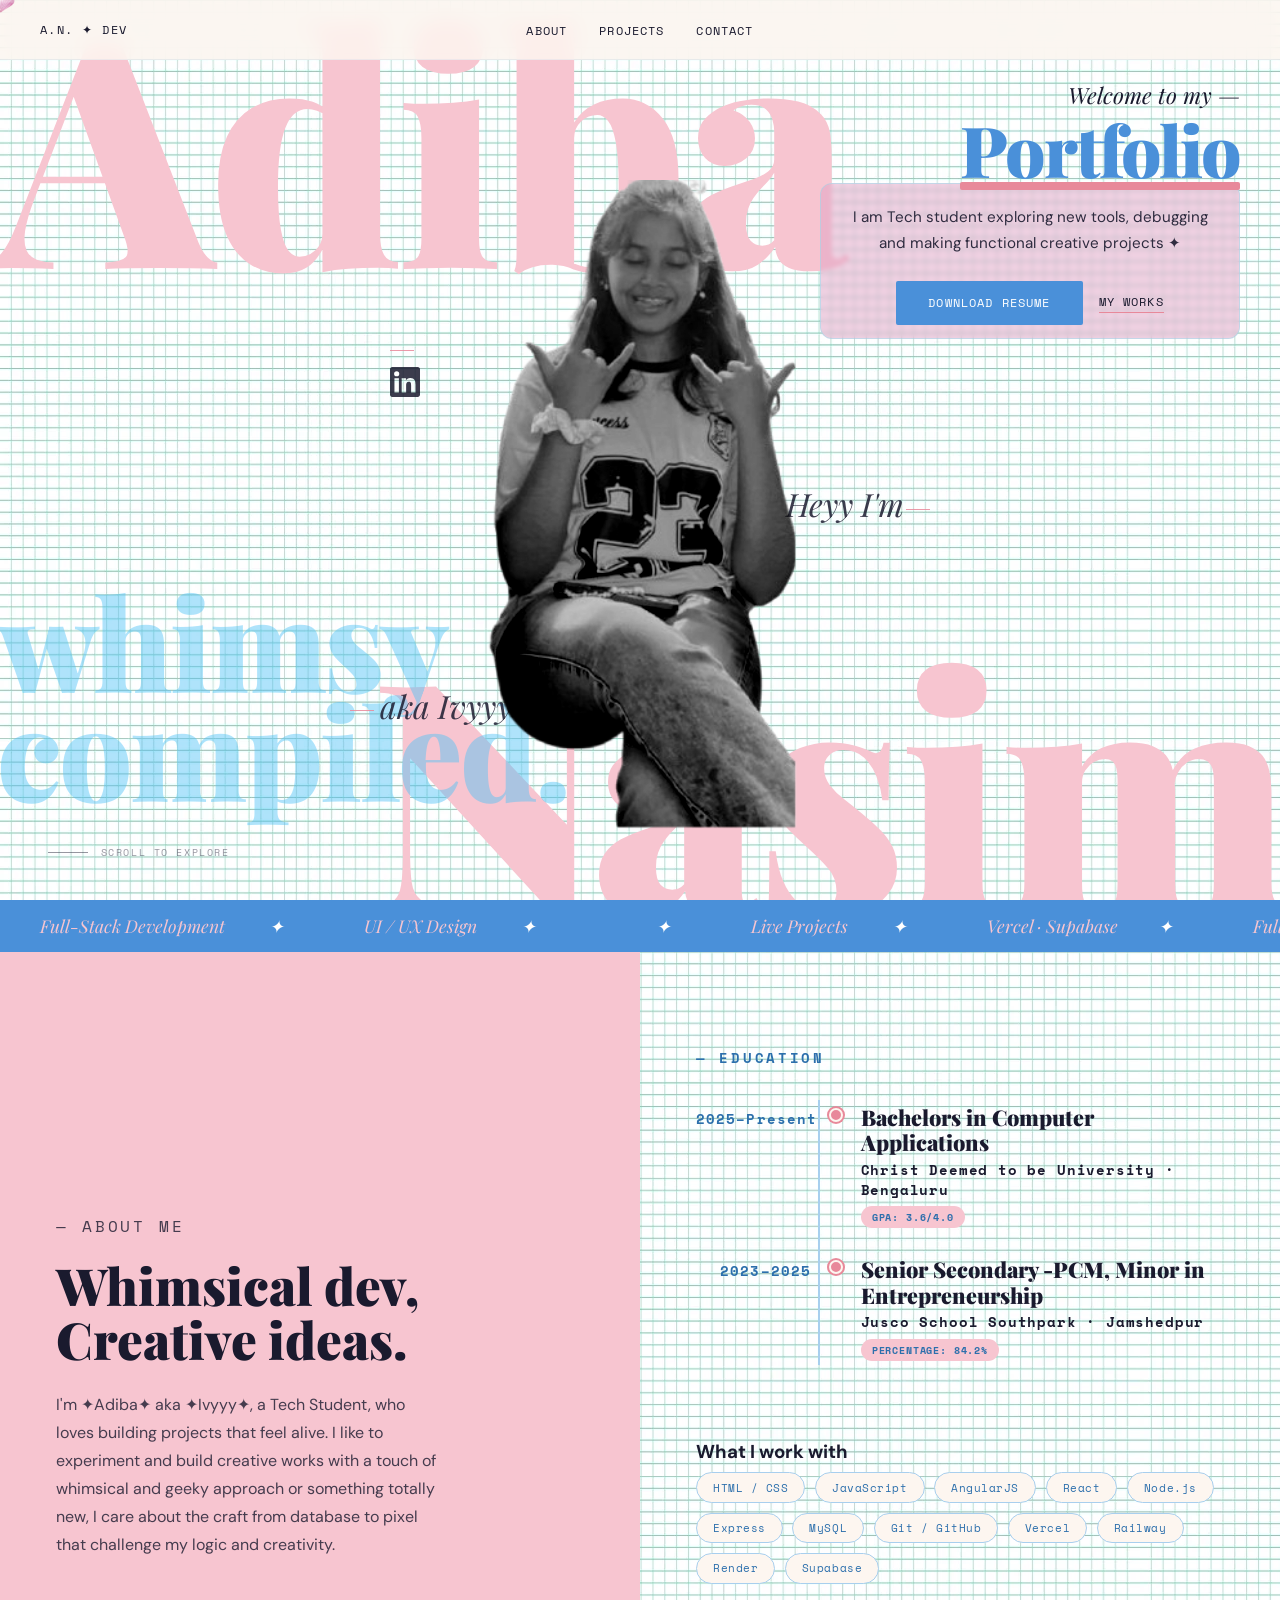
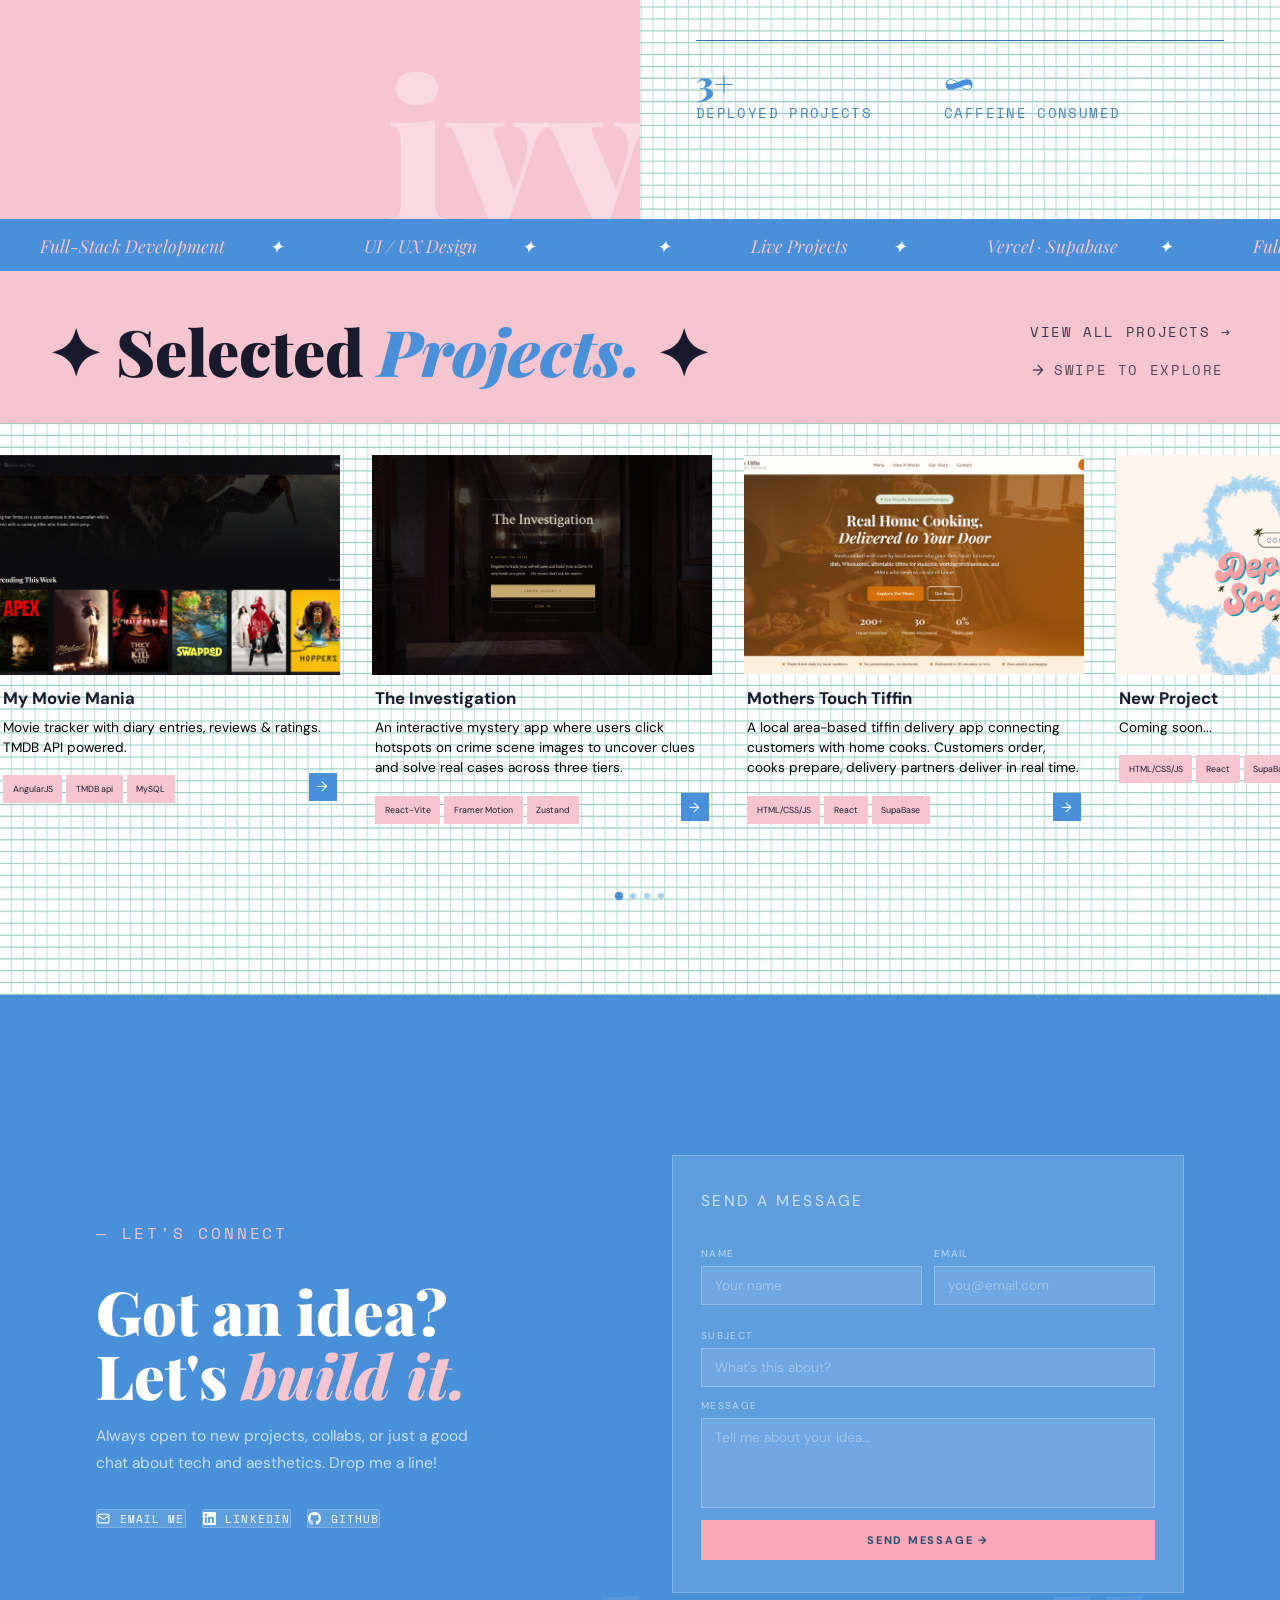
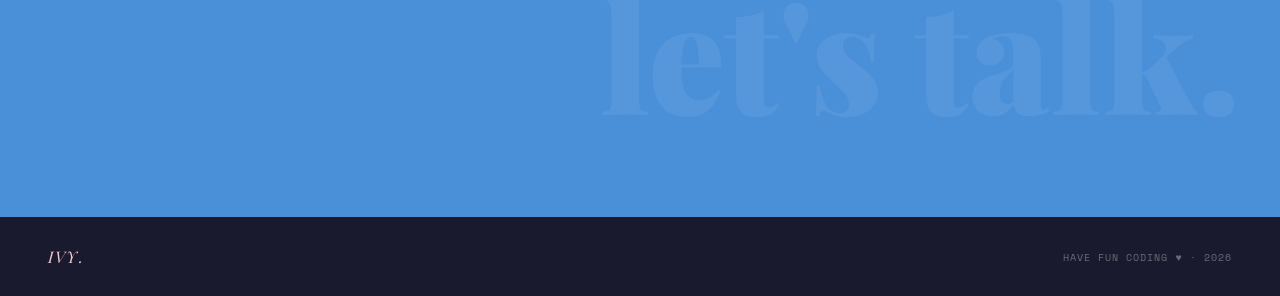
<file: index.html>
<!DOCTYPE html>
<html lang="en">

<head>
  <meta charset="UTF-8" />
  <meta name="viewport" content="width=device-width, initial-scale=1.0" />
  <title>A.N. Portfolio</title>
  <link
    href="https://fonts.googleapis.com/css2?family=Playfair+Display:ital,wght@0,400;0,900;1,400&family=DM+Sans:wght@300;400;500&family=Space+Mono:wght@400;700&display=swap"
    rel="stylesheet" />
  <link rel="stylesheet" href="styles.css" />
  <script src="components/contact-strip.js" defer></script>

</head>

<body>

  <div class="cursor" id="cursor"></div>

  <div class="nav-drawer" id="navDrawer">
    <span class="drawer-tag">A.N. ✦ dev</span>
    <a href="#about" class="drawer-link">About</a>
    <a href="projects.html" class="drawer-link">Projects</a>
    <a href="#contact" class="drawer-link">Contact</a>
  </div>

  <nav>
    <span class="nav-logo">A.N. ✦ dev</span>
    <ul class="nav-links">
      <li><a href="#about">About</a></li>
      <li><a href="projects.html">Projects</a></li>
      <li><a href="#contact">Contact</a></li>
    </ul>
    <button class="nav-hamburger" id="hamburger" aria-label="Toggle menu">
      <span></span><span></span><span></span>
    </button>
  </nav>

  <section id="hero">
    <div class="hero-bg-text1">Adiba</div>
    <div class="hero-bg-text2">Nasim</div>
    <div class="hero-bg-text3">whimsy<br>compiled.</div>

    <!-- INTRO BUBBLE — top right -->
    <div class="hero-left">
      <p class="hero-greeting fade-up">Welcome to my —</p>
      <h1 class="hero-name fade-up"><span>Portfolio</span></h1>
      <div class="hero-intro-bubble fade-up">
        <p class="hero-sub">
          I am Tech student exploring new tools, debugging and making functional creative projects ✦
        </p>
        <div class="hero-cta">
          <a href="assets/Nasim_Adiba_Resume.pdf" class="btn-primary" download>Download Resume</a>
          <a href="#projects" class="btn-ghost">My Works</a>
        </div>
      </div>
    </div>

    <!-- PHOTO — bottom center, sits on marquee -->
    <div class="hero-right">
      <span class="photo-note photo-note-1">
        <a href="https://www.linkedin.com/in/adiba-nasim-ivyyy02" target="_blank" rel="noopener noreferrer"
          style="color: inherit; display: flex; align-items: center; gap: 0.4rem;">
          <svg xmlns="http://www.w3.org/2000/svg" width="30" height="30" viewBox="0 0 24 24" fill="currentColor">
            <path
              d="M20.447 20.452h-3.554v-5.569c0-1.328-.027-3.037-1.852-3.037-1.853 0-2.136 1.445-2.136 2.939v5.667H9.351V9h3.414v1.561h.046c.477-.9 1.637-1.85 3.37-1.85 3.601 0 4.267 2.37 4.267 5.455v6.286zM5.337 7.433a2.062 2.062 0 0 1-2.063-2.065 2.064 2.064 0 1 1 2.063 2.065zm1.782 13.019H3.555V9h3.564v11.452zM22.225 0H1.771C.792 0 0 .774 0 1.729v20.542C0 23.227.792 24 1.771 24h20.451C23.2 24 24 23.227 24 22.271V1.729C24 .774 23.2 0 22.222 0h.003z" />
          </svg>
        </a>
      </span>
      <img class="hero-photo" src="assets/adi.png" alt="Ivy" />
      <span class="photo-note right photo-note-2">Heyy I'm</span>
      <span class="photo-note photo-note-3">aka Ivyyy</span>
    </div>

    <div class="scroll-hint">scroll to explore</div>
  </section>

  <div class="marquee-wrap" aria-hidden="true">
    <div class="marquee-track">
      <span class="marquee-item">Full-Stack Development <span class="dot">✦</span></span>
      <span class="marquee-item">UI / UX Design <span class="dot">✦</span></span>
      <span class="marquee-item"><span class="dot">✦</span></span>
      <span class="marquee-item">Live Projects <span class="dot">✦</span></span>
      <span class="marquee-item">Vercel · Supabase<span class="dot">✦</span></span>
      <span class="marquee-item">Full-Stack Development <span class="dot">✦</span></span>
      <span class="marquee-item">UI / UX Design <span class="dot">✦</span></span>
      <span class="marquee-item"> <span class="dot">✦</span></span>
      <span class="marquee-item">Live Projects <span class="dot">✦</span></span>
      <span class="marquee-item">Vercel · Supabase<span class="dot">✦</span></span>
    </div>
  </div>

  <section id="about">
    <div class="about-left">
      <p class="section-label">— About Me</p>
      <h2>Whimsical dev,<br>Creative ideas.</h2>
      <p>I'm ✦Adiba✦ aka ✦Ivyyy✦, a Tech Student, who loves building projects that feel alive. I like to experiment and
        build creative works with a touch of whimsical and geeky approach or something totally new, I care about the
        craft from database to pixel that challenge my logic and creativity.</p>
    </div>

    <div class="about-right">

      <div class="about-edu">
        <p class="section-label">— Education</p>
        <div class="edu-timeline">

          <div class="edu-item">
            <span class="edu-year">2025–Present</span>
            <div class="edu-dot"></div>
            <div class="edu-info">
              <h4>Bachelors in Computer Applications</h4>
              <p>Christ Deemed to be University · Bengaluru</p>
              <span class="edu-grade">GPA: 3.6/4.0</span>
            </div>
          </div>

          <div class="edu-item">
            <span class="edu-year">2023–2025</span>
            <div class="edu-dot"></div>
            <div class="edu-info">
              <h4>Senior Secondary -PCM, Minor in Entrepreneurship</h4>
              <p>Jusco School Southpark · Jamshedpur</p>
              <span class="edu-grade">Percentage: 84.2%</span>
            </div>
          </div>

        </div>
      </div>

      <div>
        <h3>What I work with</h3>
        <div class="skills-grid">
          <span class="skill-pill">HTML / CSS</span>
          <span class="skill-pill">JavaScript</span>
          <span class="skill-pill">AngularJS</span>
          <span class="skill-pill">React</span>
          <span class="skill-pill">Node.js</span>
          <span class="skill-pill">Express</span>
          <span class="skill-pill">MySQL</span>
          <span class="skill-pill">Git / GitHub</span>
          <span class="skill-pill">Vercel</span>
          <span class="skill-pill">Railway</span>
          <span class="skill-pill">Render</span>
          <span class="skill-pill">Supabase</span>
        </div>
      </div>

      <div class="stats-row">
        <div class="stat-item"><span class="stat-num">3+</span><span class="stat-label">Deployed Projects</span></div>
        <div class="stat-item"><span class="stat-num">∞</span><span class="stat-label">Caffeine Consumed</span></div>
      </div>

    </div>
  </section>
  <div class="marquee-wrap" aria-hidden="true">
    <div class="marquee-track">
      <span class="marquee-item">Full-Stack Development <span class="dot">✦</span></span>
      <span class="marquee-item">UI / UX Design <span class="dot">✦</span></span>
      <span class="marquee-item"><span class="dot">✦</span></span>
      <span class="marquee-item">Live Projects <span class="dot">✦</span></span>
      <span class="marquee-item">Vercel · Supabase<span class="dot">✦</span></span>
      <span class="marquee-item">Full-Stack Development <span class="dot">✦</span></span>
      <span class="marquee-item">UI / UX Design <span class="dot">✦</span></span>
      <span class="marquee-item"> <span class="dot">✦</span></span>
      <span class="marquee-item">Live Projects <span class="dot">✦</span></span>
      <span class="marquee-item">Vercel · Supabase<span class="dot">✦</span></span>
    </div>
  </div>
  <section id="projects">
    <div class="projects-header">
      <div class="projects-header-left">
        <a href="projects.html" target="_blank">View All Projects →</a>
        <div class="carousel-hint">
          <svg xmlns="http://www.w3.org/2000/svg" viewBox="0 0 24 24" fill="none" stroke="currentColor" stroke-width="2"
            stroke-linecap="round" stroke-linejoin="round">
            <path d="M5 12h14M12 5l7 7-7 7" />
          </svg>
          Swipe to explore
        </div>
      </div>
      <h2>✦ Selected <em>Projects.</em> ✦</h2>
    </div>

    <div class="carousel-track" id="carouselTrack">

      <!-- Card 1: MyMovieMania -->
      <a href="https://MyMovieMania.vercel.app" target="_blank" class="pcard">
        <div class="pcard-bg pcard-bg-2"></div>
        <img src="assets/mm.png" alt="MyMovieMania">
        <div class="pcard-body">
          <div class="pcard-title">My Movie Mania</div>
          <div class="pcard-desc">Movie tracker with diary entries, reviews & ratings. TMDB API powered.</div>
          <div class="pcard-footer">
            <div class="pcard-pills">
              <span class="pcard-pill">AngularJS</span>
              <span class="pcard-pill">TMDB api</span>
              <span class="pcard-pill">MySQL</span>
            </div>
            <div class="pcard-arrow">→</div>
          </div>
        </div>
      </a>

      <!-- Card 2: The Investigation -->
      <a href="https://the-investigation.vercel.app/" target="_blank" class="pcard">
        <div class="pcard-bg pcard-bg-1"></div>
        <img src="assets/ti.png" alt="The Investigation">
        <div class="pcard-body">
          <div class="pcard-title">The Investigation</div>
          <div class="pcard-desc">An interactive mystery app where users click hotspots on crime scene images to uncover clues and solve real cases across three tiers.</div>
          <div class="pcard-footer">
            <div class="pcard-pills">
              <span class="pcard-pill">React-Vite</span>
              <span class="pcard-pill">Framer Motion</span>
              <span class="pcard-pill">Zustand</span>
            </div>
            <div class="pcard-arrow">→</div>
          </div>
        </div>
      </a>

      <!-- Card 3: Mothers Touch Tiffin -->
      <a href="https://mothers-touch-tiffin.vercel.app" target="_blank" class="pcard">
        <div class="pcard-bg pcard-bg-3"></div>
        <img src="assets/mtt.png" alt="MothersTouch Tiffin">
        <div class="pcard-body">
          <div class="pcard-title">Mothers Touch Tiffin</div>
          <div class="pcard-desc">A local area-based tiffin delivery app connecting customers with home cooks. Customers
            order, cooks prepare, delivery partners deliver in real time.</div>
          <div class="pcard-footer">
            <div class="pcard-pills">
              <span class="pcard-pill">HTML/CSS/JS</span>
              <span class="pcard-pill">React</span>
              <span class="pcard-pill">SupaBase</span>
            </div>
            <div class="pcard-arrow">→</div>
          </div>
        </div>
      </a>

      <!-- Card 4: Placeholder -->
      <a href="" target="_blank" class="pcard">
        <div class="pcard-bg pcard-bg-4"></div>
        <img src="assets/new.png" alt="New Project">
        <div class="pcard-body">
          <div class="pcard-title">New Project</div>
          <div class="pcard-desc">Coming soon...</div>
          <div class="pcard-footer">
            <div class="pcard-pills">
              <span class="pcard-pill">HTML/CSS/JS</span>
              <span class="pcard-pill">React</span>
              <span class="pcard-pill">SupaBase</span>
            </div>
            <div class="pcard-arrow">→</div>
          </div>
        </div>
      </a>

    </div>

    <!-- dot indicators -->
    <div class="carousel-dots" id="carouselDots">
      <div class="carousel-dot active"></div>
      <div class="carousel-dot"></div>
      <div class="carousel-dot"></div>
      <div class="carousel-dot"></div>
    </div>

  </section>

  <!-- CONTACT STRIP -->
<contact-strip id="contact"></contact-strip>

  <footer>
    <span class="footer-name">ivy.</span>
    <span>Have Fun coding ♥ · 2026</span>
  </footer>

  <script>
    const cursor = document.getElementById('cursor');
    let mx = 0, my = 0;
    document.addEventListener('mousemove', e => { mx = e.clientX; my = e.clientY; });
    function animCursor() {
      cursor.style.transform = `translate(${mx - 20}px, ${my - 20}px)`;
      requestAnimationFrame(animCursor);
    }
    animCursor();

    const hamburger = document.getElementById('hamburger');
    const drawer = document.getElementById('navDrawer');
    hamburger.addEventListener('click', () => {
      const isOpen = drawer.classList.toggle('open');
      hamburger.classList.toggle('open', isOpen);
      document.body.style.overflow = isOpen ? 'hidden' : '';
    });
    drawer.querySelectorAll('a').forEach(link => {
      link.addEventListener('click', () => {
        drawer.classList.remove('open');
        hamburger.classList.remove('open');
        document.body.style.overflow = '';
      });
    });

    const reveals = document.querySelectorAll('.project-card, .about-left, .about-right, .contact-inner');
    const obs = new IntersectionObserver((entries) => {
      entries.forEach(e => {
        if (e.isIntersecting) { e.target.style.opacity = '1'; e.target.style.transform = 'translateY(0)'; }
      });
    }, { threshold: 0.1 });
    reveals.forEach(el => {
      el.style.opacity = '0';
      el.style.transform = 'translateY(30px)';
      el.style.transition = 'opacity 0.7s ease, transform 0.7s ease';
      obs.observe(el);
    });
    const track = document.getElementById('carouselTrack');
    const dots = document.querySelectorAll('.carousel-dot');
    let isDown = false, startX, scrollLeft;
    track.addEventListener('mousedown', e => { isDown = true; startX = e.pageX - track.offsetLeft; scrollLeft = track.scrollLeft; });
    track.addEventListener('mouseleave', () => { isDown = false; });
    track.addEventListener('mouseup', () => { isDown = false; });
    track.addEventListener('mousemove', e => { if (!isDown) return; e.preventDefault(); const x = e.pageX - track.offsetLeft; track.scrollLeft = scrollLeft - (x - startX) * 1.5; });
    track.addEventListener('scroll', () => {
      const cards = track.querySelectorAll('.pcard');
      const trackLeft = track.getBoundingClientRect().left;
      let activeIdx = 0;
      cards.forEach((card, i) => { if (card.getBoundingClientRect().left - trackLeft <= 60) activeIdx = i; });
      dots.forEach((d, i) => d.classList.toggle('active', i === activeIdx));
    });
  </script>

</body>

</html>
</file>
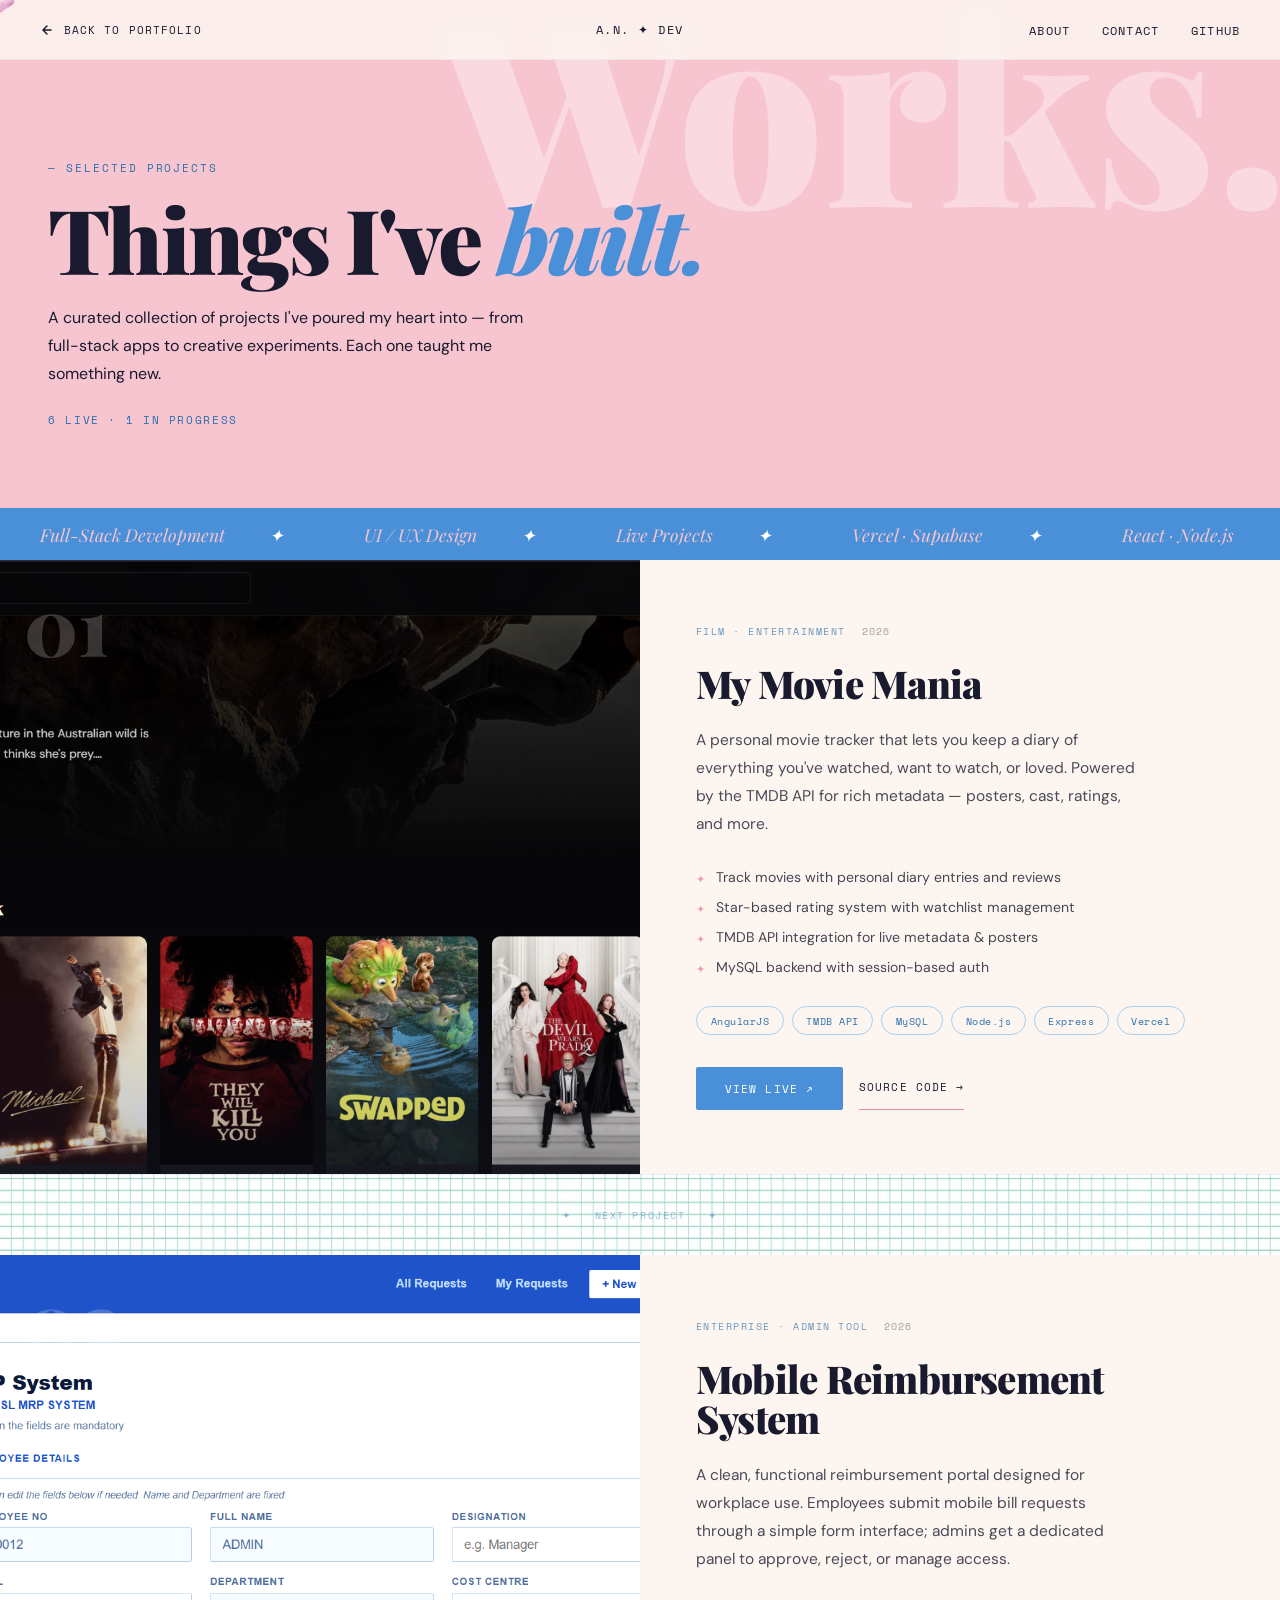
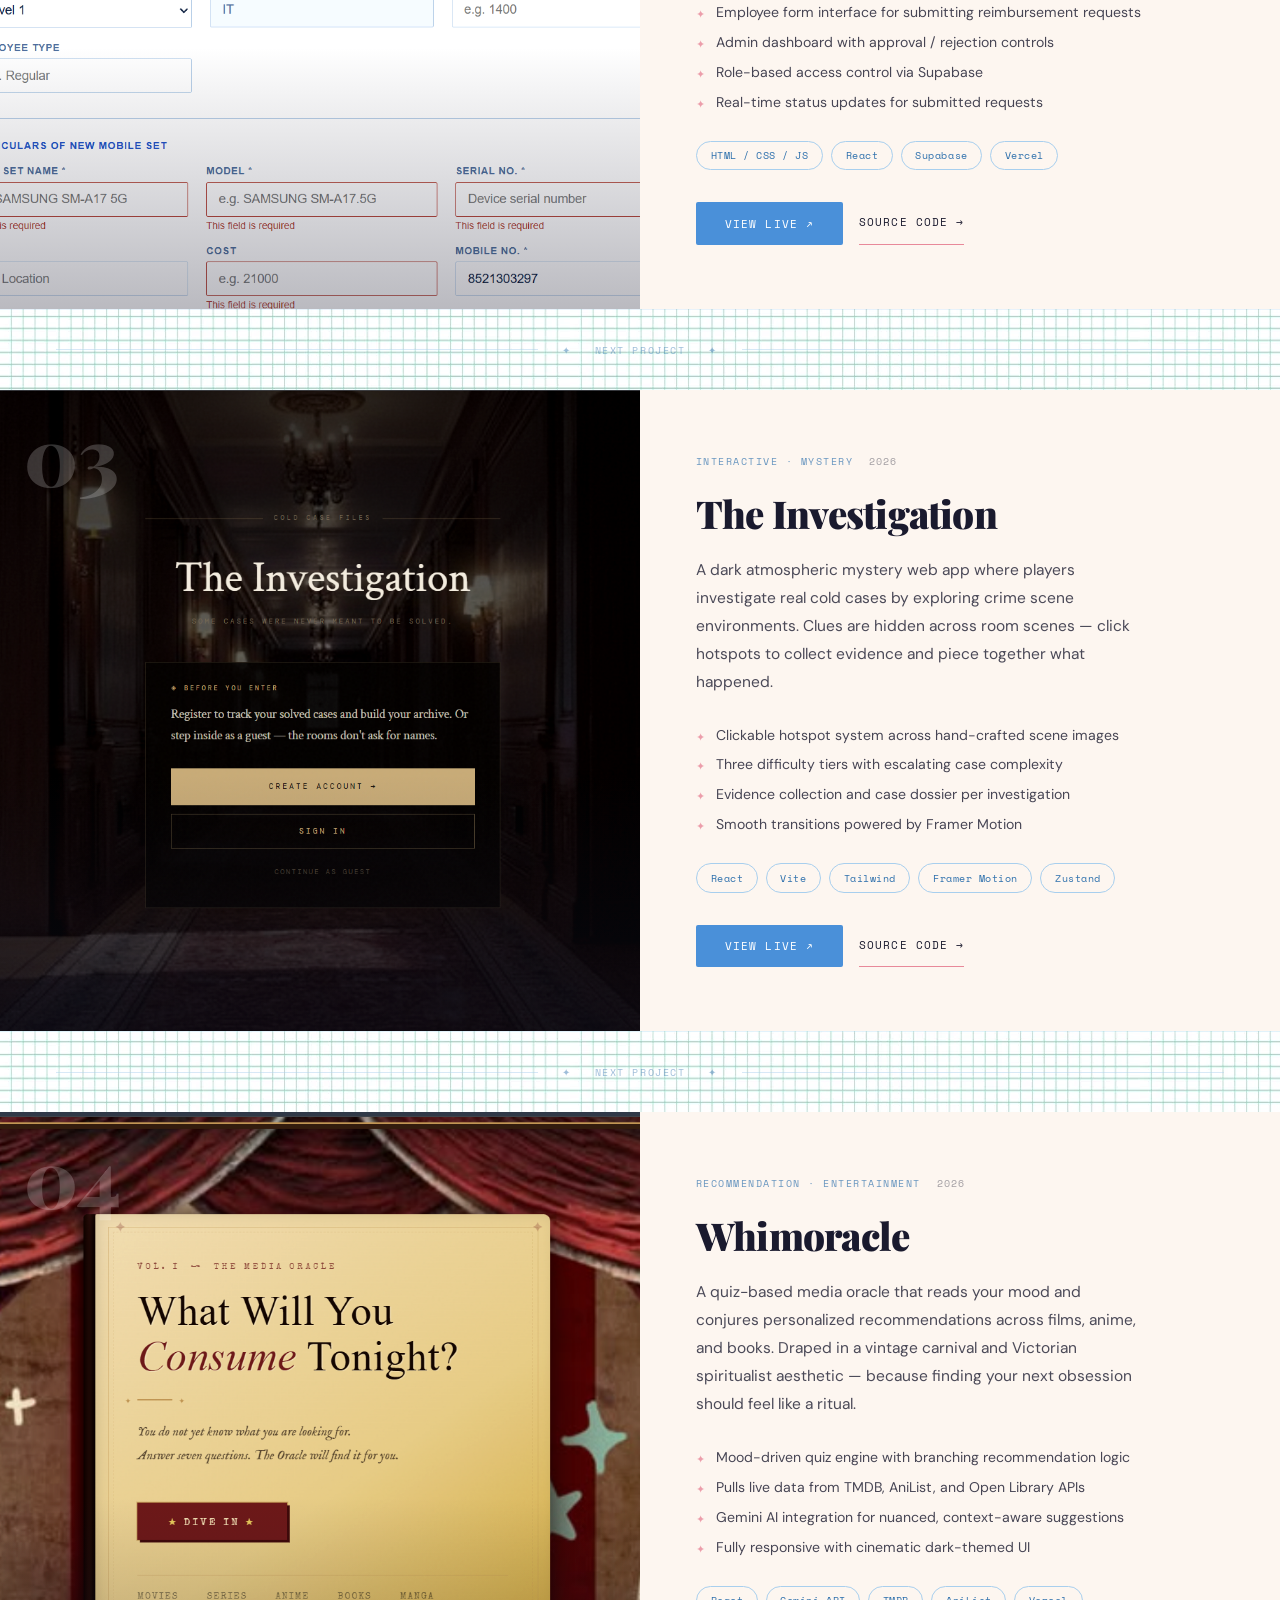
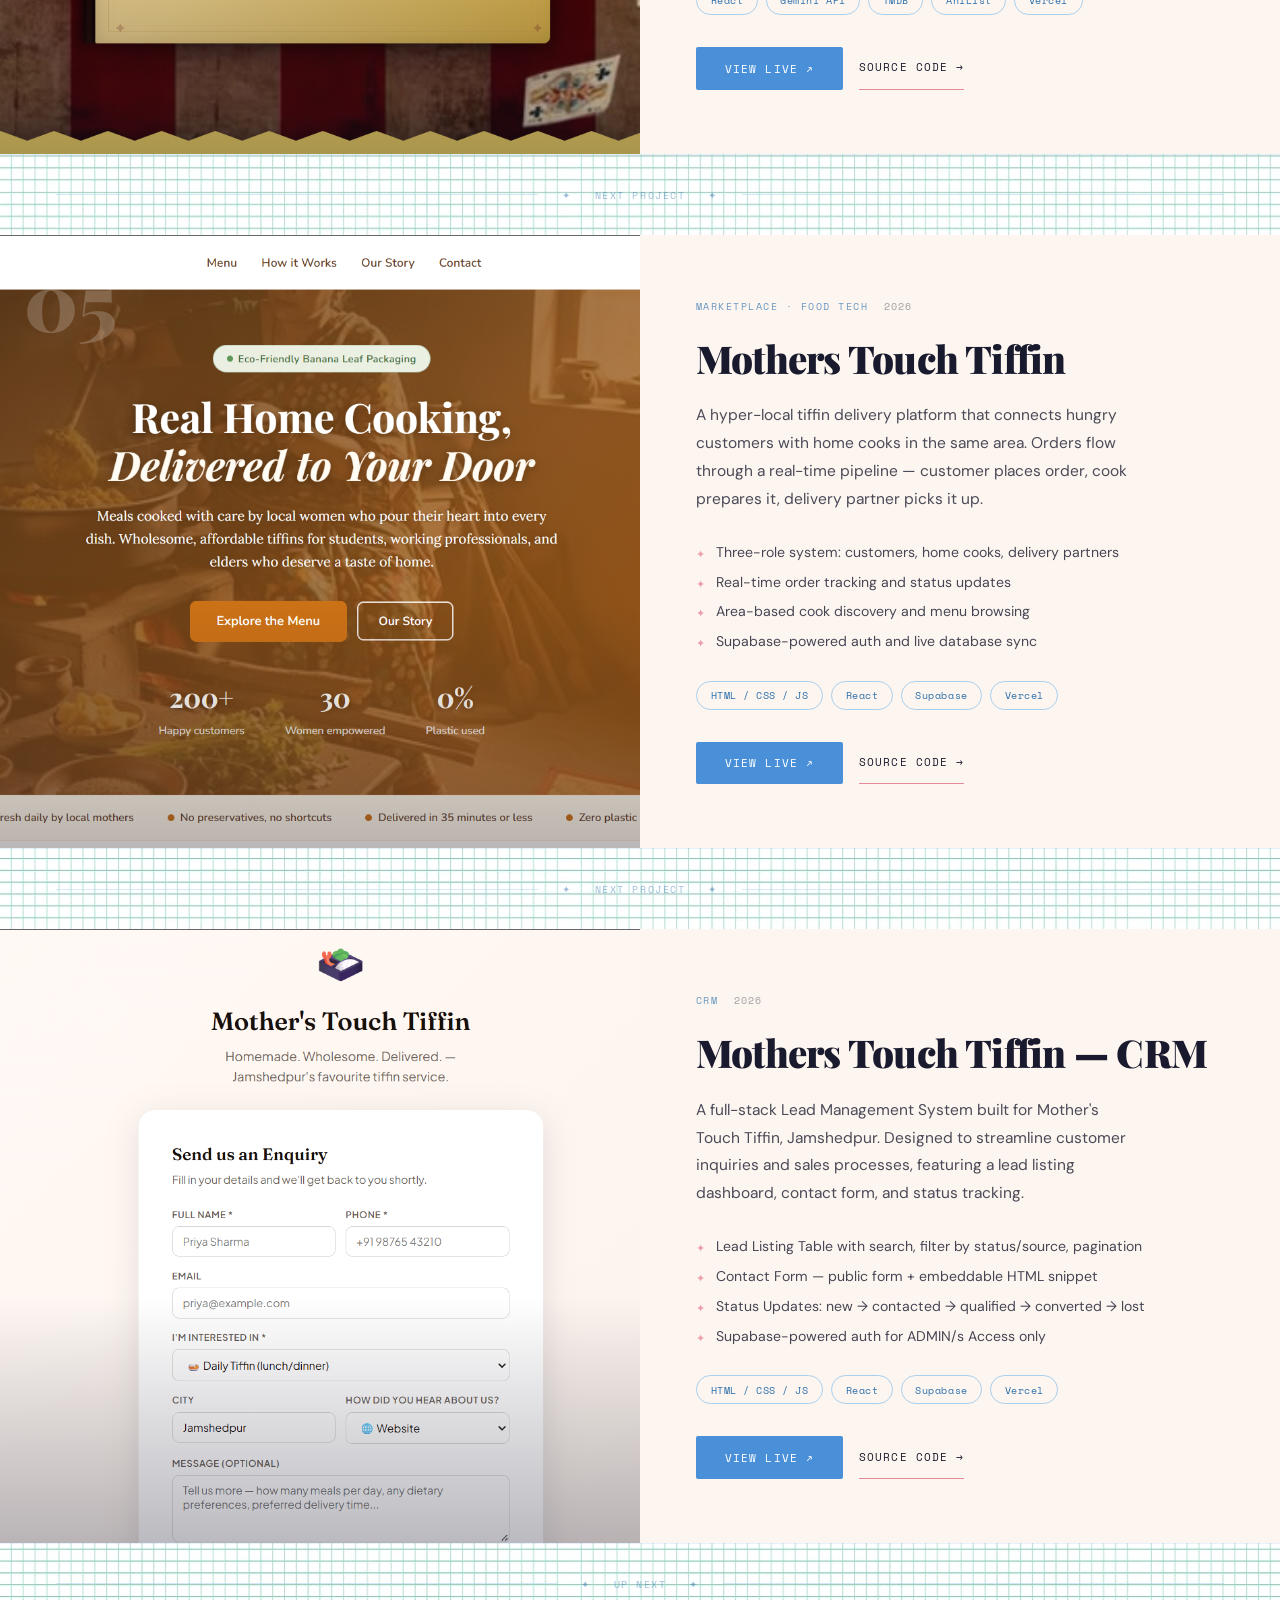
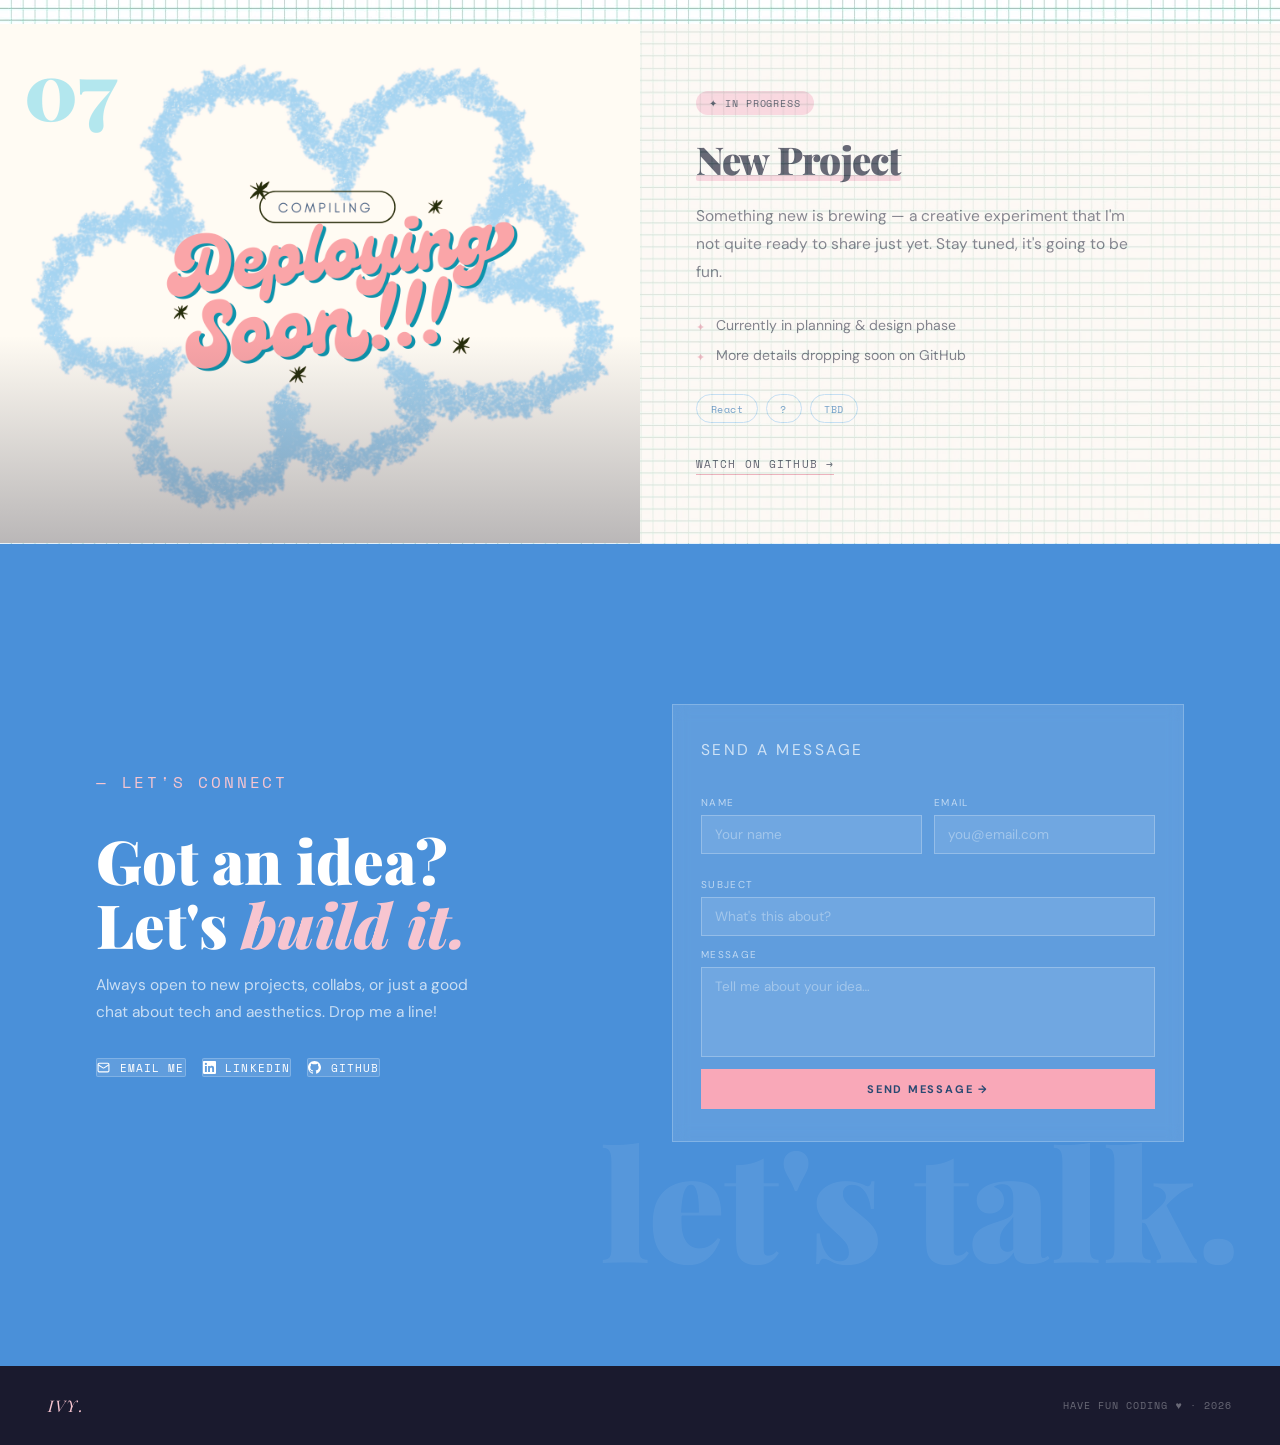
<file: projects.html>
<!DOCTYPE html>
<html lang="en">

<head>
    <meta charset="UTF-8" />
    <meta name="viewport" content="width=device-width, initial-scale=1.0" />
    <title>Projects by Ivy</title>
    <link
        href="https://fonts.googleapis.com/css2?family=Playfair+Display:ital,wght@0,400;0,900;1,400&family=DM+Sans:wght@300;400;500&family=Space+Mono:wght@400;700&display=swap"
        rel="stylesheet" />
    <link rel="stylesheet" href="styles.css" />
    <script src="components/contact-strip.js" defer></script>
</head>

<body>

    <div class="cursor" id="cursor"></div>

    <nav>
        <a href="index.html" class="nav-back">
            <svg width="14" height="14" viewBox="0 0 24 24" fill="none" stroke="currentColor" stroke-width="2.5"
                stroke-linecap="round" stroke-linejoin="round">
                <path d="M19 12H5M12 5l-7 7 7 7" />
            </svg>
            Back to Portfolio
        </a>
        <span class="nav-logo">A.N. ✦ dev</span>
        <ul class="nav-links right">
            <li><a href="index.html#about">About</a></li>
            <li><a href="index.html#contact">Contact</a></li>
            <li><a href="https://github.com/Adiba-Nasim" target="_blank">GitHub</a></li>
        </ul>
    </nav>

    <!-- PAGE HERO -->
    <div class="page-hero">
        <div class="page-hero-bg">Works.</div>
        <p class="section-label fade-up">— Selected Projects</p>
        <h1 class="fade-up">Things I've <em>built.</em></h1>
        <p class="page-hero-sub fade-up">A curated collection of projects I've poured my heart into — from full-stack
            apps to creative experiments. Each one taught me something new.</p>
        <p class="page-hero-count fade-up">6 live · 1 in progress</p>
    </div>

    <!-- MARQUEE -->
    <div class="marquee-wrap" aria-hidden="true">
        <div class="marquee-track">
            <span class="marquee-item">Full-Stack Development <span class="dot">✦</span></span>
            <span class="marquee-item">UI / UX Design <span class="dot">✦</span></span>
            <span class="marquee-item">Live Projects <span class="dot">✦</span></span>
            <span class="marquee-item">Vercel · Supabase <span class="dot">✦</span></span>
            <span class="marquee-item">React · Node.js <span class="dot">✦</span></span>
            <span class="marquee-item">Full-Stack Development <span class="dot">✦</span></span>
            <span class="marquee-item">UI / UX Design <span class="dot">✦</span></span>
            <span class="marquee-item">Live Projects <span class="dot">✦</span></span>
            <span class="marquee-item">Vercel · Supabase <span class="dot">✦</span></span>
            <span class="marquee-item">React · Node.js <span class="dot">✦</span></span>
        </div>
    </div>

    <!-- PROJECT LIST -->
    <div class="projects-list">

        <!-- PROJECT 01: MyMovieMania -->
        <div class="project-entry">
            <div class="project-visual">
                <img src="assets/mm.png" alt="MyMovieMania" />
                <div class="project-visual-overlay"></div>
                <div class="project-num">01</div>
                <div class="project-live-badge">Live ↗</div>
            </div>
            <div class="project-content">
                <div class="project-meta">
                    <span class="project-type">Film · Entertainment</span>
                    <span class="project-year">2026</span>
                </div>
                <h2 class="project-title"><span>My Movie Mania</span></h2>
                <p class="project-desc">
                    A personal movie tracker that lets you keep a diary of everything you've watched, want to watch, or
                    loved. Powered by the TMDB API for rich metadata — posters, cast, ratings, and more.
                </p>
                <ul class="project-features">
                    <li>Track movies with personal diary entries and reviews</li>
                    <li>Star-based rating system with watchlist management</li>
                    <li>TMDB API integration for live metadata &amp; posters</li>
                    <li>MySQL backend with session-based auth</li>
                </ul>
                <div class="project-stack">
                    <span class="stack-pill">AngularJS</span>
                    <span class="stack-pill">TMDB API</span>
                    <span class="stack-pill">MySQL</span>
                    <span class="stack-pill">Node.js</span>
                    <span class="stack-pill">Express</span>
                    <span class="stack-pill">Vercel</span>
                </div>
                <div class="project-links">
                    <a href="https://MyMovieMania.vercel.app" target="_blank" class="link-primary">View Live ↗</a>
                    <a href="https://github.com/Adiba-Nasim/MyMovieMania" target="_blank" class="link-ghost">Source Code →</a>
                </div>
            </div>
        </div>

        <div class="projects-divider">✦ &nbsp; next project &nbsp; ✦</div>

        <!-- PROJECT 02: Mobile Reimbursement System -->
        <div class="project-entry">
            <div class="project-visual">
                <img src="assets/mrps.png" alt="Mobile Reimbursement System" />
                <div class="project-visual-overlay"></div>
                <div class="project-num">02</div>
                <div class="project-live-badge">Live ↗</div>
            </div>
            <div class="project-content">
                <div class="project-meta">
                    <span class="project-type">Enterprise · Admin Tool</span>
                    <span class="project-year">2026</span>
                </div>
                <h2 class="project-title"><span>Mobile Reimbursement System</span></h2>
                <p class="project-desc">
                    A clean, functional reimbursement portal designed for workplace use. Employees submit mobile bill
                    requests through a simple form interface; admins get a dedicated panel to approve, reject, or manage
                    access.
                </p>
                <ul class="project-features">
                    <li>Employee form interface for submitting reimbursement requests</li>
                    <li>Admin dashboard with approval / rejection controls</li>
                    <li>Role-based access control via Supabase</li>
                    <li>Real-time status updates for submitted requests</li>
                </ul>
                <div class="project-stack">
                    <span class="stack-pill">HTML / CSS / JS</span>
                    <span class="stack-pill">React</span>
                    <span class="stack-pill">Supabase</span>
                    <span class="stack-pill">Vercel</span>
                </div>
                <div class="project-links">
                    <a href="https://uisl-mrps.vercel.app" target="_blank" class="link-primary">View Live ↗</a>
                    <a href="https://github.com/Adiba-Nasim/Mobile-Reimbursement-System" target="_blank" class="link-ghost">Source Code →</a>
                </div>
            </div>
        </div>

        <div class="projects-divider">✦ &nbsp; next project &nbsp; ✦</div>

        <!-- PROJECT 03: The Investigation -->
        <div class="project-entry">
            <div class="project-visual">
                <img src="assets/ti.png" alt="The Investigation" />
                <div class="project-visual-overlay"></div>
                <div class="project-num">03</div>
                <div class="project-live-badge">Live ↗</div>
            </div>
            <div class="project-content">
                <div class="project-meta">
                    <span class="project-type">Interactive · Mystery</span>
                    <span class="project-year">2026</span>
                </div>
                <h2 class="project-title"><span>The Investigation</span></h2>
                <p class="project-desc">
                    A dark atmospheric mystery web app where players investigate real cold cases by exploring
                    crime scene environments. Clues are hidden across room scenes — click hotspots to collect
                    evidence and piece together what happened.
                </p>
                <ul class="project-features">
                    <li>Clickable hotspot system across hand-crafted scene images</li>
                    <li>Three difficulty tiers with escalating case complexity</li>
                    <li>Evidence collection and case dossier per investigation</li>
                    <li>Smooth transitions powered by Framer Motion</li>
                </ul>
                <div class="project-stack">
                    <span class="stack-pill">React</span>
                    <span class="stack-pill">Vite</span>
                    <span class="stack-pill">Tailwind</span>
                    <span class="stack-pill">Framer Motion</span>
                    <span class="stack-pill">Zustand</span>
                </div>
                <div class="project-links">
                    <a href="https://the-investigation.vercel.app" target="_blank" class="link-primary">View Live ↗</a>
                    <a href="https://github.com/Adiba-Nasim/The-Investigation" target="_blank" class="link-ghost">Source Code →</a>
                </div>
            </div>
        </div>

        <div class="projects-divider">✦ &nbsp; next project &nbsp; ✦</div>

        <!-- PROJECT 04: Whimoracle -->
        <div class="project-entry">
            <div class="project-visual">
                <img src="assets/whim.png" alt="Whimoracle" />
                <div class="project-visual-overlay"></div>
                <div class="project-num">04</div>
                <div class="project-live-badge">Live ↗</div>
            </div>
            <div class="project-content">
                <div class="project-meta">
                    <span class="project-type">Recommendation · Entertainment</span>
                    <span class="project-year">2026</span>
                </div>
                <h2 class="project-title"><span>Whimoracle</span></h2>
                <p class="project-desc">
                    A quiz-based media oracle that reads your mood and conjures personalized recommendations across
                    films, anime, and books. Draped in a vintage carnival and Victorian spiritualist aesthetic —
                    because finding your next obsession should feel like a ritual.
                </p>
                <ul class="project-features">
                    <li>Mood-driven quiz engine with branching recommendation logic</li>
                    <li>Pulls live data from TMDB, AniList, and Open Library APIs</li>
                    <li>Gemini AI integration for nuanced, context-aware suggestions</li>
                    <li>Fully responsive with cinematic dark-themed UI</li>
                </ul>
                <div class="project-stack">
                    <span class="stack-pill">React</span>
                    <span class="stack-pill">Gemini API</span>
                    <span class="stack-pill">TMDB</span>
                    <span class="stack-pill">AniList</span>
                    <span class="stack-pill">Vercel</span>
                </div>
                <div class="project-links">
                    <a href="https://whim-unravel.vercel.app" target="_blank" class="link-primary">View Live ↗</a>
                    <a href="https://github.com/Adiba-Nasim/whim-unravel" target="_blank" class="link-ghost">Source Code →</a>
                </div>
            </div>
        </div>

        <div class="projects-divider">✦ &nbsp; next project &nbsp; ✦</div>

        <!-- PROJECT 05: Mothers Touch Tiffin -->
        <div class="project-entry">
            <div class="project-visual">
                <img src="assets/mtt.png" alt="MothersTouch Tiffin" />
                <div class="project-visual-overlay"></div>
                <div class="project-num">05</div>
                <div class="project-live-badge">Live ↗</div>
            </div>
            <div class="project-content">
                <div class="project-meta">
                    <span class="project-type">Marketplace · Food Tech</span>
                    <span class="project-year">2026</span>
                </div>
                <h2 class="project-title"><span>Mothers Touch Tiffin</span></h2>
                <p class="project-desc">
                    A hyper-local tiffin delivery platform that connects hungry customers with home cooks in the same
                    area. Orders flow through a real-time pipeline — customer places order, cook prepares it, delivery
                    partner picks it up.
                </p>
                <ul class="project-features">
                    <li>Three-role system: customers, home cooks, delivery partners</li>
                    <li>Real-time order tracking and status updates</li>
                    <li>Area-based cook discovery and menu browsing</li>
                    <li>Supabase-powered auth and live database sync</li>
                </ul>
                <div class="project-stack">
                    <span class="stack-pill">HTML / CSS / JS</span>
                    <span class="stack-pill">React</span>
                    <span class="stack-pill">Supabase</span>
                    <span class="stack-pill">Vercel</span>
                </div>
                <div class="project-links">
                    <a href="https://mothers-touch-tiffin.vercel.app" target="_blank" class="link-primary">View Live ↗</a>
                    <a href="https://github.com/Adiba-Nasim/Mothers-Touch-Tiffin" target="_blank" class="link-ghost">Source Code →</a>
                </div>
            </div>
        </div>

        <div class="projects-divider">✦ &nbsp; next project &nbsp; ✦</div>

        <!-- PROJECT 06: Mothers Touch Tiffin - CRM -->
        <div class="project-entry">
            <div class="project-visual">
                <img src="assets/mtt-crm.png" alt="MothersTouch Tiffin- CRM" />
                <div class="project-visual-overlay"></div>
                <div class="project-num">06</div>
                <div class="project-live-badge">Live ↗</div>
            </div>
            <div class="project-content">
                <div class="project-meta">
                    <span class="project-type">CRM</span>
                    <span class="project-year">2026</span>
                </div>
                <h2 class="project-title"><span>Mothers Touch Tiffin — CRM</span></h2>
                <p class="project-desc">
                    A full-stack Lead Management System built for Mother's Touch Tiffin, Jamshedpur. Designed to
                    streamline customer inquiries and sales processes, featuring a lead listing dashboard, contact form,
                    and status tracking.
                </p>
                <ul class="project-features">
                    <li>Lead Listing Table with search, filter by status/source, pagination</li>
                    <li>Contact Form — public form + embeddable HTML snippet</li>
                    <li>Status Updates: new → contacted → qualified → converted → lost</li>
                    <li>Supabase-powered auth for ADMIN/s Access only</li>
                </ul>
                <div class="project-stack">
                    <span class="stack-pill">HTML / CSS / JS</span>
                    <span class="stack-pill">React</span>
                    <span class="stack-pill">Supabase</span>
                    <span class="stack-pill">Vercel</span>
                </div>
                <div class="project-links">
                    <a href="https://mtt-crm.vercel.app/login" target="_blank" class="link-primary">View Live ↗</a>
                    <a href="https://github.com/Adiba-Nasim/Mtt-crm" target="_blank" class="link-ghost">Source Code →</a>
                </div>
            </div>
        </div>

        <div class="projects-divider">✦ &nbsp; up next &nbsp; ✦</div>

        <!-- PROJECT 07: Coming Soon -->
        <div class="project-entry coming-soon">
            <div class="project-visual">
                <img src="assets/new.png" alt="New Project" />
                <div class="project-visual-overlay"></div>
                <div class="project-num" style="color: rgba(105, 211, 234, 0.511);">07</div>
            </div>
            <div class="project-content">
                <div class="project-meta">
                    <span class="coming-badge">✦ In Progress</span>
                </div>
                <h2 class="project-title"><span>New Project</span></h2>
                <p class="project-desc">
                    Something new is brewing — a creative experiment that I'm not quite ready to share just yet. Stay
                    tuned, it's going to be fun.
                </p>
                <ul class="project-features">
                    <li>Currently in planning &amp; design phase</li>
                    <li>More details dropping soon on GitHub</li>
                </ul>
                <div class="project-stack">
                    <span class="stack-pill">React</span>
                    <span class="stack-pill">?</span>
                    <span class="stack-pill">TBD</span>
                </div>
                <div class="project-links">
                    <a href="https://github.com/Adiba-Nasim" target="_blank" class="link-ghost">Watch on GitHub →</a>
                </div>
            </div>
        </div>

    </div>

    <!-- CONTACT STRIP (web component — shared across all pages) -->
    <contact-strip id="contact"></contact-strip>

    <footer>
        <span class="footer-name">ivy.</span>
        <span>Have Fun coding ♥ · 2026</span>
    </footer>

    <script>
        const cursor = document.getElementById('cursor');
        let mx = 0, my = 0;
        document.addEventListener('mousemove', e => { mx = e.clientX; my = e.clientY; });
        function animCursor() {
            cursor.style.transform = `translate(${mx - 20}px, ${my - 20}px)`;
            requestAnimationFrame(animCursor);
        }
        animCursor();

        // Scroll reveal for project entries
        const entries = document.querySelectorAll('.project-entry');
        const obs = new IntersectionObserver((items) => {
            items.forEach(item => {
                if (item.isIntersecting) {
                    item.target.classList.add('visible');
                    obs.unobserve(item.target);
                }
            });
        }, { threshold: 0.1 });
        entries.forEach(el => obs.observe(el));
    </script>

</body>

</html>
</file>
<file: styles.css>
:root {
  --blue: #4A90D9;
  --blue-dk: #2C6FAC;
  --blue-lt: #A8CFEE;
  --pink: #F7C5D0;
  --pink-dk: #E8899A;
  --cream: #FDF6F0;
  --ink: #1A1A2E;
}

*,
*::before,
*::after {
  box-sizing: border-box;
  margin: 0;
  padding: 0;
}

html {
  scroll-behavior: smooth;
}

body {
  font-family: 'DM Sans', sans-serif;
  background: url('assets/bg.png');
  color: var(--ink);
  overflow-x: hidden;
  cursor: none;
}

.cursor {
  width: 40px;
  height: 40px;
  background-image: url('assets/cursor.png');
  background-size: contain;
  background-repeat: no-repeat;
  border-radius: 0;
  position: fixed;
  top: 0;
  left: 0;
  pointer-events: none;
  z-index: 9999;
  mix-blend-mode: normal;
}

@media (hover: none) {
  .cursor {
    display: none;
  }

  body {
    cursor: auto;
  }
}

/* ─── NAV ─────────────────────────────────────────────── */
nav {
  position: fixed;
  top: 0;
  left: 0;
  right: 0;
  z-index: 100;
  display: grid;
  grid-template-columns: 1fr auto 1fr;
  align-items: center;
  padding: 1.2rem 2.5rem;
  background: rgba(253, 246, 240, 0.85);
  backdrop-filter: blur(10px);
  -webkit-backdrop-filter: blur(10px);
  border-bottom: 1px solid rgba(74, 144, 217, 0.08);
}

.nav-logo {
  font-family: 'Space Mono', monospace;
  font-size: 0.78rem;
  letter-spacing: 0.12em;
  text-transform: uppercase;
  color: var(--ink);
  justify-self: start;
}

/* projects.html uses a back-link in the left col */
.nav-back {
  display: flex;
  align-items: center;
  gap: 0.6rem;
  font-family: 'Space Mono', monospace;
  font-size: 0.7rem;
  letter-spacing: 0.1em;
  text-transform: uppercase;
  color: var(--ink);
  text-decoration: none;
  justify-self: start;
  transition: color 0.2s;
}

.nav-back:hover {
  color: var(--blue);
}

.nav-back svg {
  transition: transform 0.2s;
}

.nav-back:hover svg {
  transform: translateX(-3px);
}

.nav-links {
  display: flex;
  gap: 2rem;
  list-style: none;
  justify-self: center;
}

/* projects.html right-aligns nav-links */
.nav-links.right {
  justify-self: end;
}

.nav-links a {
  font-family: 'Space Mono', monospace;
  font-size: 0.72rem;
  letter-spacing: 0.1em;
  text-transform: uppercase;
  color: var(--ink);
  text-decoration: none;
  position: relative;
  transition: color 0.2s;
}

.nav-links a::after {
  content: '';
  position: absolute;
  bottom: -3px;
  left: 0;
  right: 0;
  height: 1.5px;
  background: var(--pink-dk);
  transform: scaleX(0);
  transition: transform 0.25s ease;
}

.nav-links a:hover::after {
  transform: scaleX(1);
}

.nav-hamburger {
  display: none;
  flex-direction: column;
  gap: 5px;
  cursor: pointer;
  justify-self: end;
  background: none;
  border: none;
  padding: 4px;
}

.nav-hamburger span {
  display: block;
  width: 22px;
  height: 2px;
  background: var(--ink);
  border-radius: 2px;
  transition: transform 0.3s ease, opacity 0.3s ease;
}

.nav-hamburger.open span:nth-child(1) {
  transform: translateY(7px) rotate(45deg);
}

.nav-hamburger.open span:nth-child(2) {
  opacity: 0;
}

.nav-hamburger.open span:nth-child(3) {
  transform: translateY(-7px) rotate(-45deg);
}

.nav-drawer {
  display: flex;
  position: fixed;
  top: 0;
  left: 0;
  right: 0;
  bottom: 0;
  background: var(--cream);
  z-index: 99;
  flex-direction: column;
  align-items: center;
  justify-content: center;
  gap: 2.5rem;
  opacity: 0;
  pointer-events: none;
  transition: opacity 0.3s ease;
}

.nav-drawer.open {
  opacity: 1;
  pointer-events: all;
}

.nav-drawer a {
  font-family: 'Playfair Display', serif;
  font-weight: 900;
  font-size: 2.8rem;
  color: var(--ink);
  text-decoration: none;
  position: relative;
  transition: color 0.2s;
}

.nav-drawer a:hover {
  color: var(--blue);
}

.nav-drawer a::after {
  content: '';
  position: absolute;
  bottom: -2px;
  left: 0;
  right: 0;
  height: 3px;
  background: var(--pink-dk);
  transform: scaleX(0);
  transform-origin: left;
  transition: transform 0.25s ease;
}

.nav-drawer a:hover::after {
  transform: scaleX(1);
}

.drawer-tag {
  font-family: 'Space Mono', monospace;
  font-size: 0.65rem;
  letter-spacing: 0.15em;
  text-transform: uppercase;
  color: var(--blue);
  opacity: 0.6;
}

/* ─── SHARED UTILITY ──────────────────────────────────── */
.section-label {
  font-family: 'Space Mono', monospace;
  font-size: 0.68rem;
  letter-spacing: 0.18em;
  text-transform: uppercase;
  color: var(--blue-dk);
  margin-bottom: 1.2rem;
}

/* ─── MARQUEE ─────────────────────────────────────────── */
.marquee-wrap {
  background: var(--blue);
  margin: 0;
  padding: 0.9rem 0;
  overflow: hidden;
}

.marquee-track {
  display: flex;
  gap: 0;
  animation: marquee 20s linear infinite;
  width: max-content;
}

.marquee-item {
  font-family: 'Playfair Display', serif;
  font-style: italic;
  font-size: 1.1rem;
  color: var(--pink);
  padding: 0 2.5rem;
  white-space: nowrap;
}

.marquee-item .dot {
  color: #fff;
  margin-left: 2.5rem;
}

@keyframes marquee {
  from { transform: translateX(0); }
  to   { transform: translateX(-50%); }
}

/* ─── ANIMATIONS ──────────────────────────────────────── */
.fade-up {
  opacity: 0;
  transform: translateY(28px);
  animation: fadeUp 0.75s ease forwards;
}

.fade-up:nth-child(1) { animation-delay: 0.1s; }
.fade-up:nth-child(2) { animation-delay: 0.25s; }
.fade-up:nth-child(3) { animation-delay: 0.4s; }

@keyframes fadeUp {
  to { opacity: 1; transform: translateY(0); }
}

/* ─── HERO (index) ────────────────────────────────────── */
#hero {
  min-height: 100vh;
  position: relative;
  overflow: hidden;
}

.hero-bg-text1 {
  position: absolute;
  top: 0;
  left: -0.02em;
  font-family: 'Playfair Display', serif;
  font-weight: 900;
  font-size: clamp(8rem, 35vw, 20rem);
  line-height: 0.85;
  color: var(--pink);
  user-select: none;
  pointer-events: none;
  z-index: 0;
  letter-spacing: -0.02em;
}

.hero-bg-text2 {
  position: absolute;
  bottom: -0.05em;
  right: -0.02em;
  font-family: 'Playfair Display', serif;
  font-weight: 900;
  font-size: clamp(8rem, 35vw, 20rem);
  line-height: 0.85;
  color: var(--pink);
  user-select: none;
  pointer-events: none;
  z-index: 0;
  letter-spacing: -0.02em;
  text-align: right;
}

.hero-bg-text3 {
  position: absolute;
  bottom: 6rem;
  left: -0.02em;
  font-family: 'Playfair Display', serif;
  font-weight: 900;
  font-size: clamp(2rem, 12vw, 8rem);
  line-height: 0.85;
  color: #4FC3F7;
  user-select: none;
  pointer-events: none;
  z-index: 0;
  letter-spacing: -0.02em;
  opacity: 0.45;
}

@media (max-width: 1024px) and (min-width: 769px) {
  .hero-bg-text3 {
    top: 50%;
    left: 50%;
    bottom: auto;
    transform: translate(-50%, -50%);
    text-align: center;
    font-size: clamp(3rem, 10vw, 8rem);
  }
}

.hero-right {
  position: absolute;
  left: 50%;
  top: auto;
  bottom: 0;
  transform: translateX(-50%);
  display: flex;
  align-items: flex-end;
  justify-content: center;
  z-index: 1;
  pointer-events: none;
  width: 380px;
}

.hero-photo {
  position: relative;
  z-index: 1;
  height: 80vh;
  max-height: 750px;
  width: auto;
  object-fit: contain;
  object-position: bottom center;
  filter: grayscale(100%) contrast(1.8) brightness(0.9);
  mix-blend-mode: multiply;
  display: block;
  animation: photoIn 1s ease 0.3s both;
}

@keyframes photoIn {
  from { opacity: 0; transform: translateY(16px); }
  to   { opacity: 1; transform: translateY(0); }
}

.photo-note {
  position: absolute;
  font-family: 'Playfair Display', serif;
  font-style: italic;
  font-size: 2rem;
  color: var(--ink);
  opacity: 0.85;
  white-space: nowrap;
  pointer-events: none;
  animation: noteFloat 5s ease-in-out infinite;
}

.photo-note::before {
  content: '';
  display: inline-block;
  width: 24px;
  height: 1px;
  background: var(--pink-dk);
  vertical-align: middle;
  margin-right: 6px;
}

.photo-note.right::before { display: none; }

.photo-note.right::after {
  content: '';
  display: inline-block;
  width: 24px;
  height: 1px;
  background: var(--pink-dk);
  vertical-align: middle;
  margin-left: 2px;
}

.photo-note-1 { top: 20%; left: -60px; pointer-events: all; }
.photo-note-2 { top: 42%; right: -100px; animation-delay: 1.2s; }
.photo-note-3 { bottom: 24%; left: -100px; animation-delay: 2.4s; }

@keyframes noteFloat {
  0%, 100% { transform: translateY(0) rotate(-0.8deg); }
  50%       { transform: translateY(-6px) rotate(0.4deg); }
}

.hero-left {
  position: absolute;
  top: 5rem;
  right: 2.5rem;
  left: auto;
  bottom: auto;
  z-index: 2;
  display: flex;
  flex-direction: column;
  align-items: flex-end;
  text-align: right;
  padding: 0;
}

.hero-intro-bubble {
  display: flex;
  flex-direction: column;
  align-items: center;
  gap: 0.3rem;
  background: rgba(223, 163, 196, 0.504);
  backdrop-filter: blur(2px);
  -webkit-backdrop-filter: blur(6px);
  border: 1px solid rgba(150, 222, 237, 0.504);
  border-radius: 12px;
  padding: 0.8rem 1.6rem;
  margin-bottom: 1.2rem;
  width: 100%;
  max-width: 420px;
}

.hero-greeting {
  font-family: 'Playfair Display', serif;
  font-style: italic;
  font-size: clamp(1rem, 1.8vw, 1.4rem);
  color: var(--ink);
  margin-bottom: 0.4rem;
  text-align: center;
}

.hero-name {
  font-family: 'Playfair Display', serif;
  font-weight: 900;
  font-size: clamp(2rem, 5.5vw, 5.5rem);
  line-height: 0.95;
  letter-spacing: -0.03em;
  color: var(--blue);
  position: relative;
  z-index: 3;
  white-space: nowrap;
  text-align: center;
}

.hero-name span {
  position: relative;
  display: inline;
}

.hero-name span::after {
  content: '';
  position: absolute;
  bottom: 6px;
  left: 0;
  right: 0;
  height: 8px;
  background: var(--pink-dk);
  z-index: -1;
  border-radius: 2px;
}

.hero-sub {
  margin-top: 0.5rem;
  font-size: 0.95rem;
  line-height: 1.7;
  color: var(--ink);
  max-width: 380px;
  opacity: 0.9;
  text-align: center;
}

.hero-cta {
  margin-top: 1.2rem;
  display: flex;
  gap: 1rem;
  align-items: center;
  flex-wrap: wrap;
  justify-content: center;
}

.btn-primary {
  background: var(--blue);
  color: #fff;
  border: none;
  padding: 0.85rem 2rem;
  font-family: 'Space Mono', monospace;
  font-size: 0.72rem;
  letter-spacing: 0.1em;
  text-transform: uppercase;
  text-decoration: none;
  border-radius: 2px;
  transition: background 0.2s, transform 0.15s;
  display: inline-block;
}

.btn-primary:hover {
  background: var(--blue-dk);
  transform: translateY(-2px);
}

.btn-ghost {
  color: var(--ink);
  font-family: 'Space Mono', monospace;
  font-size: 0.72rem;
  letter-spacing: 0.1em;
  text-transform: uppercase;
  text-decoration: none;
  border-bottom: 1.5px solid var(--pink-dk);
  padding-bottom: 2px;
  transition: color 0.2s;
}

.btn-ghost:hover {
  color: var(--blue);
}

.scroll-hint {
  position: absolute;
  bottom: 2.5rem;
  left: 3rem;
  font-family: 'Space Mono', monospace;
  font-size: 0.65rem;
  letter-spacing: 0.15em;
  text-transform: uppercase;
  color: var(--ink);
  opacity: 0.45;
  display: flex;
  align-items: center;
  gap: 0.8rem;
  z-index: 3;
}

.scroll-hint::before {
  content: '';
  width: 40px;
  height: 1px;
  background: currentColor;
}

/* ─── ABOUT ───────────────────────────────────────────── */
#about {
  display: grid;
  grid-template-columns: 1fr 1fr;
  gap: 0;
  align-items: stretch;
  scroll-margin-top: 80px;
}

.about-left {
  background: var(--pink);
  padding: 6rem 3.5rem;
  display: flex;
  flex-direction: column;
  justify-content: center;
  position: relative;
  overflow: hidden;
  min-height: 100%;
}

.about-left::before {
  content: 'ivy';
  position: absolute;
  bottom: -0.1em;
  right: -0.05em;
  font-family: 'Playfair Display', serif;
  font-weight: 900;
  font-size: 12rem;
  color: rgba(255, 255, 255, 0.35);
  line-height: 1;
  pointer-events: none;
}

.about-left h2 {
  font-family: 'Playfair Display', serif;
  font-weight: 900;
  font-size: clamp(2.5rem, 4vw, 3.8rem);
  line-height: 1.05;
  color: var(--ink);
  margin-bottom: 1.5rem;
}

.about-left p {
  font-size: 1rem;
  line-height: 1.75;
  color: var(--ink);
  opacity: 0.8;
  max-width: 380px;
}

.about-right {
  padding: 6rem 3.5rem;
  display: flex;
  flex-direction: column;
  justify-content: space-between;
  gap: 2.5rem;
}

.about-edu { margin-bottom: 1.5rem; }

.about-edu > .section-label {
  font-size: 0.85rem;
  font-weight: 700;
  letter-spacing: 0.2em;
  color: var(--blue-dk);
  margin-bottom: 1.4rem;
}

.edu-timeline {
  position: relative;
  display: flex;
  flex-direction: column;
  gap: 0;
  padding-left: 0;
}

.edu-timeline::before {
  content: '';
  position: absolute;
  left: 122px;
  top: 10px;
  bottom: 10px;
  width: 1.5px;
  background: var(--blue-lt);
}

.edu-item {
  display: grid;
  grid-template-columns: 115px 24px 1fr;
  align-items: start;
  gap: 0.8rem;
  padding: 0.9rem 0;
}

.edu-year {
  font-family: 'Space Mono', monospace;
  font-size: 0.85rem;
  letter-spacing: 0.08em;
  color: var(--blue-dk);
  text-align: right;
  white-space: nowrap;
  font-weight: 700;
  padding-top: 4px;
}

.edu-dot {
  width: 14px;
  height: 14px;
  border-radius: 50%;
  background: var(--pink-dk);
  border: 2.5px solid var(--cream);
  box-shadow: 0 0 0 2px var(--pink-dk);
  justify-self: center;
  position: relative;
  z-index: 1;
  margin-top: 3px;
}

.edu-info h4 {
  font-family: 'Playfair Display', serif;
  font-size: 1.35rem;
  font-weight: 900;
  color: var(--ink);
  margin-bottom: 0.2rem;
  line-height: 1.2;
}

.edu-info p {
  font-family: 'Space Mono', monospace;
  font-size: 0.85rem;
  letter-spacing: 0.06em;
  color: var(--ink);
  opacity: 1;
  margin: 0 0 0.35rem 0;
  font-weight: 700;
}

.edu-grade {
  display: inline-block;
  font-family: 'Space Mono', monospace;
  font-size: 0.65rem;
  letter-spacing: 0.08em;
  text-transform: uppercase;
  color: var(--blue-dk);
  background: var(--pink);
  border-radius: 100px;
  padding: 0.2rem 0.7rem;
  font-weight: 700;
}

.skills-grid {
  display: flex;
  flex-wrap: wrap;
  gap: 0.6rem;
  margin-top: 0.5rem;
}

.skill-pill {
  background: var(--cream);
  border: 1.5px solid var(--blue-lt);
  border-radius: 100px;
  padding: 0.4rem 1rem;
  font-family: 'Space Mono', monospace;
  font-size: 0.68rem;
  color: var(--blue-dk);
  letter-spacing: 0.05em;
  transition: background 0.2s, border-color 0.2s;
}

.skill-pill:hover {
  background: var(--pink);
  border-color: var(--pink-dk);
}

.stats-row {
  display: flex;
  gap: 4.5rem;
  margin-top: 1rem;
  padding-top: 1.5rem;
  border-top: 1px solid var(--blue-dk);
  flex-wrap: wrap;
}

.stat-item {
  display: flex;
  flex-direction: column;
  gap: 0.2rem;
}

.stat-num {
  font-family: 'Playfair Display', serif;
  font-weight: 900;
  font-size: 2.2rem;
  color: var(--blue);
  line-height: 1;
}

.stat-label {
  font-family: 'Space Mono', monospace;
  font-size: 0.85rem;
  letter-spacing: 0.1em;
  text-transform: uppercase;
  color: var(--blue-dk);
  opacity: 0.85;
}

/* ─── PROJECTS CAROUSEL (index) ───────────────────────── */
#projects {
  scroll-margin-top: 80px;
  padding: 0 0 5rem;
  position: relative;
  overflow: hidden;
  margin-top: 0;
}

#contact {
  scroll-margin-top: 80px;
}

.projects-header {
  display: flex;
  align-items: center;
  justify-content: space-between;
  flex-direction: row-reverse;
  margin-bottom: 0;
  padding: 3rem 3rem 2.5rem;
  flex-wrap: wrap;
  gap: 1rem;
  background: var(--pink);
  position: relative;
  overflow: hidden;
  margin: 0;
}

.projects-header h2 {
  font-family: 'Playfair Display', serif;
  font-weight: 900;
  font-size: clamp(2.8rem, 5vw, 4.5rem);
  line-height: 1;
  color: var(--ink);
}

.projects-header h2 em {
  font-style: italic;
  color: var(--blue);
}

.projects-header a {
  font-family: 'Space Mono', monospace;
  font-size: 0.85rem;
  letter-spacing: 0.12em;
  text-transform: uppercase;
  color: var(--ink);
  text-decoration: none;
  padding-bottom: 2px;
  opacity: 0.85;
}

.projects-header-left {
  display: flex;
  flex-direction: column;
  align-items: flex-start;
  gap: 1rem;
}

.carousel-hint {
  display: flex;
  align-items: center;
  gap: 0.5rem;
  padding: 0;
  margin-bottom: 0;
  font-family: 'Space Mono', monospace;
  font-size: 0.85rem;
  letter-spacing: 0.12em;
  text-transform: uppercase;
  color: var(--ink);
  opacity: 0.75;
}

.carousel-hint svg {
  width: 16px;
  height: 16px;
}

.carousel-track {
  display: flex;
  gap: 2rem;
  padding: 2rem 3rem 3rem;
  overflow-x: auto;
  scroll-snap-type: x mandatory;
  -webkit-overflow-scrolling: touch;
  scrollbar-width: none;
  cursor: grab;
}

.carousel-track::-webkit-scrollbar { display: none; }
.carousel-track:active { cursor: grabbing; }

.pcard {
  border-radius: 0;
  overflow: hidden;
  flex: 0 0 340px;
  height: auto;
  position: relative;
  scroll-snap-align: start;
  text-decoration: none;
  color: inherit;
  display: flex;
  flex-direction: column;
  background: transparent;
  transition: transform 0.25s ease;
}

.pcard:nth-child(even),
.pcard:nth-child(3) { transform: none; margin-top: 0; }
.pcard:hover { transform: translateY(-4px) !important; }

.pcard > img {
  position: relative;
  width: 100%;
  height: 220px;
  object-fit: cover;
  object-position: top;
  z-index: 1;
  border-radius: 0;
  flex-shrink: 0;
}

.pcard-bg {
  position: absolute;
  top: 0;
  left: 0;
  right: 0;
  height: 220px;
  z-index: 0;
  border-radius: 0;
}

.pcard-tag {
  position: absolute;
  top: 0.7rem;
  right: 0.7rem;
  z-index: 4;
  background: rgba(0, 0, 0, 0.55);
  color: #fff;
  border: none;
  border-radius: 0;
  backdrop-filter: blur(4px);
}

.pcard-body {
  position: relative;
  z-index: 3;
  padding: 0.8rem 0.2rem 0.5rem;
  display: flex;
  flex-direction: column;
  gap: 0.3rem;
  background: none;
}

.pcard-title {
  font-family: 'DM Sans', sans-serif;
  font-size: 1.05rem;
  font-weight: 700;
  color: var(--ink);
  line-height: 1.3;
  margin-bottom: 0.2rem;
}

.pcard-desc {
  font-size: 0.85rem;
  color: rgb(0, 0, 0);
  line-height: 1.5;
  margin-bottom: 0.4rem;
}

.pcard-footer {
  display: flex;
  align-items: center;
  justify-content: space-between;
  margin-top: 0.2rem;
}

.pcard-pill {
  background: var(--pink);
  color: var(--ink);
  font-size: 0.55rem;
  border-radius: 0;
  padding: 0.5rem 0.6rem;
}

.pcard-arrow {
  width: 28px;
  height: 28px;
  background: var(--blue);
  color: #fff;
  border-radius: 0;
  display: flex;
  align-items: center;
  justify-content: center;
  font-size: 0.85rem;
  flex-shrink: 0;
  transition: transform 0.2s;
}

.pcard:hover .pcard-arrow {
  transform: translate(2px, -2px);
}

.pcard-letter {
  position: absolute;
  top: 0;
  left: 0;
  right: 0;
  height: 220px;
  display: flex;
  align-items: center;
  justify-content: center;
  font-family: 'Playfair Display', serif;
  font-weight: 900;
  font-size: 6rem;
  color: rgba(255, 255, 255, 0.2);
  z-index: 1;
}

.pcard-icon {
  position: absolute;
  top: 65px;
  left: 50%;
  transform: translateX(-50%);
  font-size: 2.5rem;
  z-index: 2;
}

.carousel-dots {
  display: flex;
  gap: 0.5rem;
  justify-content: center;
  margin-top: 1rem;
  padding-bottom: 1rem;
}

.carousel-dot {
  width: 6px;
  height: 6px;
  border-radius: 50%;
  background: var(--blue-lt);
  transition: background 0.2s, transform 0.2s;
}

.carousel-dot.active {
  background: var(--blue);
  transform: scale(1.4);
}

/* ─── PAGE HERO (projects.html) ───────────────────────── */
.page-hero {
  padding: 10rem 3rem 5rem;
  position: relative;
  overflow: hidden;
  background: var(--pink);
  display: flex;
  flex-direction: column;
  align-items: flex-start;
}

.page-hero-bg {
  position: absolute;
  top: -0.05em;
  right: -0.03em;
  font-family: 'Playfair Display', serif;
  font-weight: 900;
  font-size: clamp(6rem, 22vw, 16rem);
  color: rgba(255, 255, 255, 0.35);
  line-height: 0.9;
  pointer-events: none;
  user-select: none;
  text-align: right;
}

.page-hero h1 {
  font-family: 'Playfair Display', serif;
  font-weight: 900;
  font-size: clamp(3rem, 7vw, 6rem);
  line-height: 0.95;
  letter-spacing: -0.03em;
  color: var(--ink);
  position: relative;
  z-index: 1;
}

.page-hero h1 em {
  font-style: italic;
  color: var(--blue);
}

.page-hero-sub {
  margin-top: 1.5rem;
  max-width: 480px;
  font-size: 1rem;
  line-height: 1.75;
  opacity: 0.75;
  position: relative;
  z-index: 1;
}

.page-hero-count {
  margin-top: 1.5rem;
  font-family: 'Space Mono', monospace;
  font-size: 0.68rem;
  letter-spacing: 0.15em;
  text-transform: uppercase;
  color: var(--blue-dk);
  opacity: 0.7;
  position: relative;
  z-index: 1;
}

/* ─── PROJECTS LIST (projects.html) ───────────────────── */
.projects-list {
  padding: 0;
}

.project-entry {
  display: grid;
  grid-template-columns: 1fr 1fr;
  min-height: 520px;
  border-bottom: 1px solid rgba(74, 144, 217, 0.12);
  opacity: 0;
  transform: translateY(40px);
  transition: opacity 0.75s ease, transform 0.75s ease;
}

.project-entry.visible {
  opacity: 1;
  transform: translateY(0);
}

.project-entry:nth-child(even) .project-visual { order: 2; }
.project-entry:nth-child(even) .project-content { order: 1; }

.project-visual {
  position: relative;
  overflow: hidden;
  min-height: 400px;
}

.project-visual img {
  width: 100%;
  height: 100%;
  object-fit: cover;
  object-position: top;
  display: block;
  transition: transform 0.6s ease;
  filter: grayscale(15%) contrast(1.05);
}

.project-entry:hover .project-visual img {
  transform: scale(1.03);
}

.project-visual-overlay {
  position: absolute;
  inset: 0;
  background: linear-gradient(to bottom, transparent 60%, rgba(26, 26, 46, 0.3) 100%);
  pointer-events: none;
}

.project-num {
  position: absolute;
  top: 1.5rem;
  left: 1.5rem;
  font-family: 'Playfair Display', serif;
  font-weight: 900;
  font-size: 5rem;
  line-height: 1;
  color: rgba(255, 255, 255, 0.2);
  pointer-events: none;
}

.project-live-badge {
  position: absolute;
  bottom: 1.5rem;
  right: 1.5rem;
  background: var(--blue);
  color: #fff;
  font-family: 'Space Mono', monospace;
  font-size: 0.62rem;
  letter-spacing: 0.1em;
  text-transform: uppercase;
  padding: 0.4rem 0.9rem;
  border-radius: 2px;
  display: flex;
  align-items: center;
  gap: 0.4rem;
  opacity: 0;
  transform: translateY(6px);
  transition: opacity 0.3s ease, transform 0.3s ease;
}

.project-live-badge::before {
  content: '';
  width: 6px;
  height: 6px;
  border-radius: 50%;
  background: #4FC3F7;
  animation: pulse 1.5s ease-in-out infinite;
}

@keyframes pulse {
  0%, 100% { opacity: 1; }
  50%       { opacity: 0.3; }
}

.project-entry:hover .project-live-badge {
  opacity: 1;
  transform: translateY(0);
}

.project-visual-fallback {
  width: 100%;
  height: 100%;
  min-height: 400px;
  display: flex;
  align-items: center;
  justify-content: center;
  font-family: 'Playfair Display', serif;
  font-weight: 900;
  font-size: 6rem;
  color: rgba(255, 255, 255, 0.25);
  position: relative;
}

.project-content {
  padding: 4rem 3.5rem;
  display: flex;
  flex-direction: column;
  justify-content: center;
  gap: 1.5rem;
  background: var(--cream);
}

.project-entry:nth-child(even) .project-content {
  background: #fff;
}

.project-meta {
  display: flex;
  align-items: center;
  gap: 1rem;
  flex-wrap: wrap;
}

.project-type {
  font-family: 'Space Mono', monospace;
  font-size: 0.62rem;
  letter-spacing: 0.15em;
  text-transform: uppercase;
  color: var(--blue-dk);
  opacity: 0.7;
}

.project-year {
  font-family: 'Space Mono', monospace;
  font-size: 0.62rem;
  letter-spacing: 0.1em;
  color: var(--ink);
  opacity: 0.4;
}

.project-title {
  font-family: 'Playfair Display', serif;
  font-weight: 900;
  font-size: clamp(1.8rem, 3vw, 2.8rem);
  line-height: 1.05;
  color: var(--ink);
  letter-spacing: -0.02em;
}

.project-title span {
  position: relative;
  display: inline;
}

.project-title span::after {
  content: '';
  position: absolute;
  bottom: 4px;
  left: 0;
  right: 0;
  height: 6px;
  background: var(--pink);
  z-index: -1;
  border-radius: 2px;
}

.project-desc {
  font-size: 0.97rem;
  line-height: 1.8;
  color: var(--ink);
  opacity: 0.78;
  max-width: 440px;
}

.project-features {
  list-style: none;
  display: flex;
  flex-direction: column;
  gap: 0.55rem;
  margin-top: 0.25rem;
}

.project-features li {
  display: flex;
  align-items: flex-start;
  gap: 0.7rem;
  font-size: 0.88rem;
  color: var(--ink);
  opacity: 0.8;
  line-height: 1.5;
}

.project-features li::before {
  content: '✦';
  color: var(--pink-dk);
  font-size: 0.7rem;
  flex-shrink: 0;
  margin-top: 0.25rem;
}

.project-stack {
  display: flex;
  flex-wrap: wrap;
  gap: 0.5rem;
  margin-top: 0.25rem;
}

.stack-pill {
  background: var(--cream);
  border: 1.5px solid var(--blue-lt);
  border-radius: 100px;
  padding: 0.35rem 0.85rem;
  font-family: 'Space Mono', monospace;
  font-size: 0.65rem;
  color: var(--blue-dk);
  letter-spacing: 0.05em;
  transition: background 0.2s, border-color 0.2s;
}

.stack-pill:hover {
  background: var(--pink);
  border-color: var(--pink-dk);
}

.project-entry:nth-child(even) .stack-pill {
  background: #f5f5f8;
}

.project-links {
  display: flex;
  gap: 1rem;
  flex-wrap: wrap;
  margin-top: 0.5rem;
}

.link-primary {
  background: var(--blue);
  color: #fff;
  border: none;
  padding: 0.8rem 1.8rem;
  font-family: 'Space Mono', monospace;
  font-size: 0.7rem;
  letter-spacing: 0.1em;
  text-transform: uppercase;
  text-decoration: none;
  border-radius: 2px;
  transition: background 0.2s, transform 0.15s;
  display: inline-flex;
  align-items: center;
  gap: 0.5rem;
}

.link-primary:hover {
  background: var(--blue-dk);
  transform: translateY(-2px);
}

.link-ghost {
  color: var(--ink);
  font-family: 'Space Mono', monospace;
  font-size: 0.7rem;
  letter-spacing: 0.1em;
  text-transform: uppercase;
  text-decoration: none;
  border-bottom: 1.5px solid var(--pink-dk);
  padding-bottom: 2px;
  transition: color 0.2s;
  display: inline-flex;
  align-items: center;
  gap: 0.5rem;
}

.link-ghost:hover {
  color: var(--blue);
}

.project-entry.coming-soon .project-visual-fallback {
  background: linear-gradient(135deg, var(--blue-lt) 0%, var(--pink) 100%);
}

.project-entry.coming-soon .project-content {
  opacity: 0.65;
}

.coming-badge {
  display: inline-flex;
  align-items: center;
  gap: 0.4rem;
  background: var(--pink);
  color: var(--ink);
  font-family: 'Space Mono', monospace;
  font-size: 0.6rem;
  letter-spacing: 0.1em;
  text-transform: uppercase;
  padding: 0.3rem 0.8rem;
  border-radius: 100px;
}

.projects-divider {
  display: flex;
  align-items: center;
  gap: 1.5rem;
  padding: 2rem 3.5rem;
  font-family: 'Space Mono', monospace;
  font-size: 0.65rem;
  letter-spacing: 0.15em;
  text-transform: uppercase;
  color: var(--blue-dk);
  opacity: 0.45;
}

.projects-divider::before,
.projects-divider::after {
  content: '';
  flex: 1;
  height: 1px;
  background: var(--blue-lt);
}

/* ─── CONTACT STRIP (shared web component) ────────────── */
.contact-strip {
  background: var(--blue);
  padding: 3rem 3rem 7rem;
  min-height: unset;
  align-items: start;
  position: relative;
  overflow: visible;
  display: grid;
  grid-template-columns: 1fr 1fr;
  gap: 64px;
  align-items: center;
}

.contact-strip::before {
  content: 'let\'s talk.';
  position: absolute;
  bottom: -0.15em;
  right: -0.05em;
  font-family: 'Playfair Display', serif;
  font-weight: 900;
  font-size: clamp(4rem, 12vw, 11rem);
  color: rgba(255, 255, 255, 0.07);
  line-height: 1;
  pointer-events: none;
  white-space: nowrap;
}

.contact-strip .section-label {
  color: var(--pink);
}

.contact-strip h2 {
  font-family: 'Playfair Display', serif;
  font-weight: 900;
  font-size: clamp(2.2rem, 5vw, 3.8rem);
  color: #fff;
  line-height: 1.05;
  margin-bottom: 1rem;
  position: relative;
  z-index: 1;
}

.contact-strip h2 em {
  color: var(--pink);
  font-style: italic;
}

.contact-strip p {
  color: rgba(255, 255, 255, 0.7);
  font-size: 0.97rem;
  line-height: 1.75;
  margin-bottom: 2rem;
  max-width: 400px;
  position: relative;
  z-index: 1;
}

.contact-links {
  display: flex;
  gap: 1rem;
  flex-wrap: wrap;
  position: relative;
  z-index: 1;
}

.contact-link {
  display: flex;
  align-items: center;
  gap: 0.6rem;
  background: rgba(255, 255, 255, 0.12);
  border: 1.5px solid rgba(255, 255, 255, 0.2);
  border-radius: 2px;
  color: #fff;
  text-decoration: none;
  font-family: 'Space Mono', monospace;
  font-size: 0.7rem;
  letter-spacing: 0.1em;
  text-transform: uppercase;
  transition: background 0.2s, border-color 0.2s;
}

.contact-link:hover {
  background: var(--pink-dk);
  border-color: var(--pink-dk);
}

/* ─── CONTACT FORM (inside contact-strip) ─────────────── */
.contact-form {
  width: 100%;                 
  min-width: 0;               
  box-sizing: border-box;
  background: rgba(255, 255, 255, 0.12);
  backdrop-filter: blur(8px);
  border: 1px solid rgba(255, 255, 255, 0.22);
  padding: 32px 28px;
}

.form-title {
  font-size: 11px;
  letter-spacing: 0.16em;
  text-transform: uppercase;
  color: rgba(255, 255, 255, 0.65);
  margin-bottom: 20px;
}

.form-row {
  display: grid;
  grid-template-columns: 1fr 1fr;
  gap: 12px;
  margin-bottom: 12px;
}

.form-group {
  display: flex;
  flex-direction: column;
  gap: 6px;
  margin-bottom: 12px;
}

.form-group label {
  font-size: 10px;
  letter-spacing: 0.13em;
  text-transform: uppercase;
  color: rgba(255, 255, 255, 0.6);
}

.form-group input,
.form-group textarea {
  background: rgba(255, 255, 255, 0.1);
  border: 1px solid rgba(255, 255, 255, 0.25);
  color: #fff;
  font-family: 'DM Sans', sans-serif;
  font-size: 13.5px;
  padding: 10px 13px;
  outline: none;
  resize: none;
  width: 100%;
  transition: border-color 0.2s, background 0.2s;
}

.form-group input::placeholder,
.form-group textarea::placeholder {
  color: rgba(255, 255, 255, 0.35);
}

.form-group input:focus,
.form-group textarea:focus {
  border-color: rgba(249, 168, 184, 0.8);
  background: rgba(255, 255, 255, 0.15);
}

.form-group textarea { min-height: 90px; }

.submit-btn {
  width: 100%;
  padding: 13px;
  background: #f9a8b8;
  color: #2a4a72;
  border: none;
  font-family: 'DM Sans', sans-serif;
  font-size: 11px;
  font-weight: 700;
  letter-spacing: 0.16em;
  text-transform: uppercase;
  cursor: pointer;
  transition: background 0.2s, transform 0.15s;
}

.submit-btn:hover { background: #fbccd7; transform: translateY(-1px); }
.submit-btn:active { transform: translateY(0); }

.success-msg {
  display: none;
  text-align: center;
  padding: 20px 0 8px;
  color: rgba(255, 255, 255, 0.9);
  font-size: 14px;
}

.success-msg .checkmark {
  font-size: 32px;
  display: block;
  margin-bottom: 10px;
}

/* ─── INDEX CONTACT SECTION ───────────────────────────── */
#contact {
  background: var(--blue);
  padding: 7rem 3rem;
  position: relative;
  overflow: hidden;
}

.contact-inner {
  max-width: 640px;
  position: relative;
  z-index: 2;
}

.contact-inner .section-label { color: var(--pink); }

.contact-inner h2 {
  font-family: 'Playfair Display', serif;
  font-weight: 900;
  font-size: clamp(2.5rem, 5vw, 4rem);
  color: #fff;
  line-height: 1.05;
  margin-bottom: 1.2rem;
}

.contact-inner h2 em {
  color: var(--pink);
  font-style: italic;
}

.contact-inner p {
  font-size: 1rem;
  line-height: 1.7;
  color: rgba(255, 255, 255, 0.75);
  margin-bottom: 2.5rem;
  max-width: 400px;
}

/* ─── FOOTER ──────────────────────────────────────────── */
footer {
  background: var(--ink);
  padding: 1.8rem 3rem;
  display: flex;
  align-items: center;
  justify-content: space-between;
  flex-wrap: wrap;
  gap: 0.5rem;
}

footer span {
  font-family: 'Space Mono', monospace;
  font-size: 0.65rem;
  letter-spacing: 0.1em;
  text-transform: uppercase;
  color: rgba(255, 255, 255, 0.35);
}

footer .footer-name {
  font-family: 'Playfair Display', serif;
  font-style: italic;
  color: var(--pink);
  font-size: 1rem;
}

/* ─── RESPONSIVE ──────────────────────────────────────── */
@media (max-width: 1024px) {
  .hero-right { width: 300px; }
  .hero-photo { height: 75vh; }

  .photo-note { font-size: 0.72rem; }
  .photo-note-1 { left: -20px; }
  .photo-note-2 { right: -20px; }
  .photo-note-3 { left: -20px; }

  .hero-left {
    top: auto;
    right: auto;
    left: 0;
    bottom: 0;
    width: 100%;
    align-items: center;
    text-align: center;
    padding: 0 2rem 2rem;
  }

  .hero-intro-bubble { max-width: 520px; }
}

@media (max-width: 900px) {
  .project-entry {
    grid-template-columns: 1fr;
    min-height: auto;
  }

  .project-entry:nth-child(even) .project-visual { order: 0; }
  .project-entry:nth-child(even) .project-content { order: 1; }

  .project-visual,
  .project-visual-fallback { min-height: 280px; }

  .project-content { padding: 2.5rem 1.8rem; }

  nav { padding: 1rem 1.5rem; }
  .nav-links { display: none; }

  .page-hero { padding: 8rem 1.8rem 3.5rem; }
}

@media (max-width: 768px) {
  nav {
    padding: 0 0 3rem;
    grid-template-columns: 1fr auto;
  }

  .nav-links { display: none; }
  .nav-hamburger { display: flex; }

  #hero { min-height: 100svh; }

  .hero-bg-text1,
  .hero-bg-text2 { font-size: clamp(5rem, 35vw, 10rem); }

  .hero-right {
    width: 240px;
    left: 50%;
    transform: translateX(-50%);
  }

  .hero-photo { height: 60vh; max-height: 480px; }
  .photo-note { display: none; }

  .hero-left {
    top: 4rem;
    right: 1rem;
    left: auto;
  }

  .hero-intro-bubble { max-width: 78vw; padding: 0.7rem 1rem; }
  .hero-greeting { font-size: 0.9rem; }
  .hero-name { font-size: clamp(1.4rem, 6vw, 2.2rem); }
  .hero-name span::after { height: 5px; bottom: 4px; }
  .hero-sub { font-size: 0.82rem; }
  .hero-cta { margin-top: 0.8rem; gap: 0.6rem; }
  .scroll-hint { display: none; }

  #about { grid-template-columns: 1fr; }
  .about-left { padding: 4rem 1.5rem; }
  .about-left::before { font-size: 7rem; }
  .about-right { padding: 3rem 1.5rem; }
  .stats-row { gap: 1.5rem; }

  #contact { padding: 4rem 1.5rem; }
  #contact::before { font-size: clamp(3rem, 15vw, 6rem); }
  

  footer {
    flex-direction: column;
    align-items: center;
    padding: 1.5rem;
    text-align: center;
  }
}

@media (max-width: 720px) {
  .contact-strip {
    grid-template-columns: 1fr;
    gap: 40px;
    padding: 48px 28px;
  }


  .form-row { grid-template-columns: 1fr; }
}

@media (max-width: 500px) {
  .page-hero h1 { font-size: 2.8rem; }

  footer {
    flex-direction: column;
    align-items: center;
    text-align: center;
  }
}

@media (max-width: 400px) {
  .hero-right { width: 180px; }
  .hero-photo { height: 55vh; }
  .hero-name { font-size: clamp(1.2rem, 7vw, 1.8rem); }

  .btn-primary,
  .btn-ghost { font-size: 0.65rem; }

  .contact-link { font-size: 0.62rem; padding: 0.75rem 1.2rem; }
  .hero-intro-bubble { max-width: 90vw; }
}
contact-strip {
  display: block;
  width: 100%;
  
}
</file>
